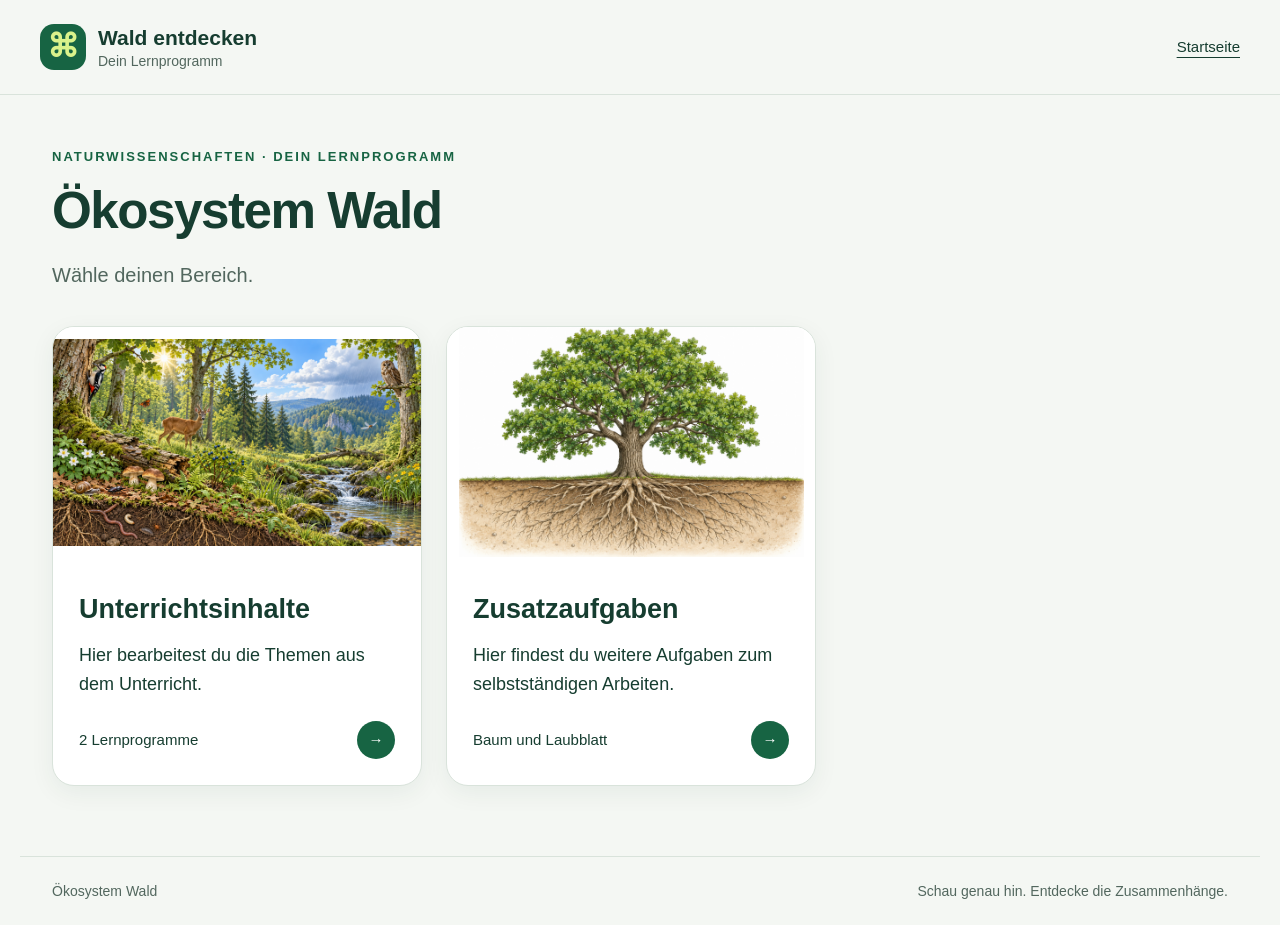
<file: index.html>
<!doctype html>
<html lang="de"><head><meta charset="utf-8"><meta name="viewport" content="width=device-width, initial-scale=1"><meta name="description" content="Erkunde Bäume, Laubblätter und Nahrungsnetze im Wald mit Bildern, Übungen und Arbeitsblättern."><title>Ökosystem Wald · Lernprogramm</title><link rel="icon" type="image/svg+xml" href="data:image/svg+xml,%3Csvg xmlns='http://www.w3.org/2000/svg' viewBox='0 0 64 64'%3E%3Crect width='64' height='64' rx='14' fill='%23176443'/%3E%3Cpath d='M13 45c12-3 16-13 18-27 9 11 16 20 20 30-12-5-25-5-38-3Z' fill='%23daf28b'/%3E%3Cpath d='M19 45c10-8 19-14 27-18' stroke='white' stroke-width='4' stroke-linecap='round'/%3E%3C/svg%3E"><link rel="stylesheet" href="style.css"></head>
<body><header><a href="#start" class="brand"><span class="brand-icon" aria-hidden="true">⌘</span><span>Wald entdecken<small>Dein Lernprogramm</small></span></a><a class="home-link" href="#start">Themenübersicht</a></header><main id="app"></main><footer>Ökosystem Wald <span>Schau genau hin. Entdecke die Zusammenhänge.</span></footer><script src="tree.js" defer></script><script src="foodweb.js" defer></script><script src="sunshade.js" defer></script><script src="app.js" defer></script></body></html>
</file>
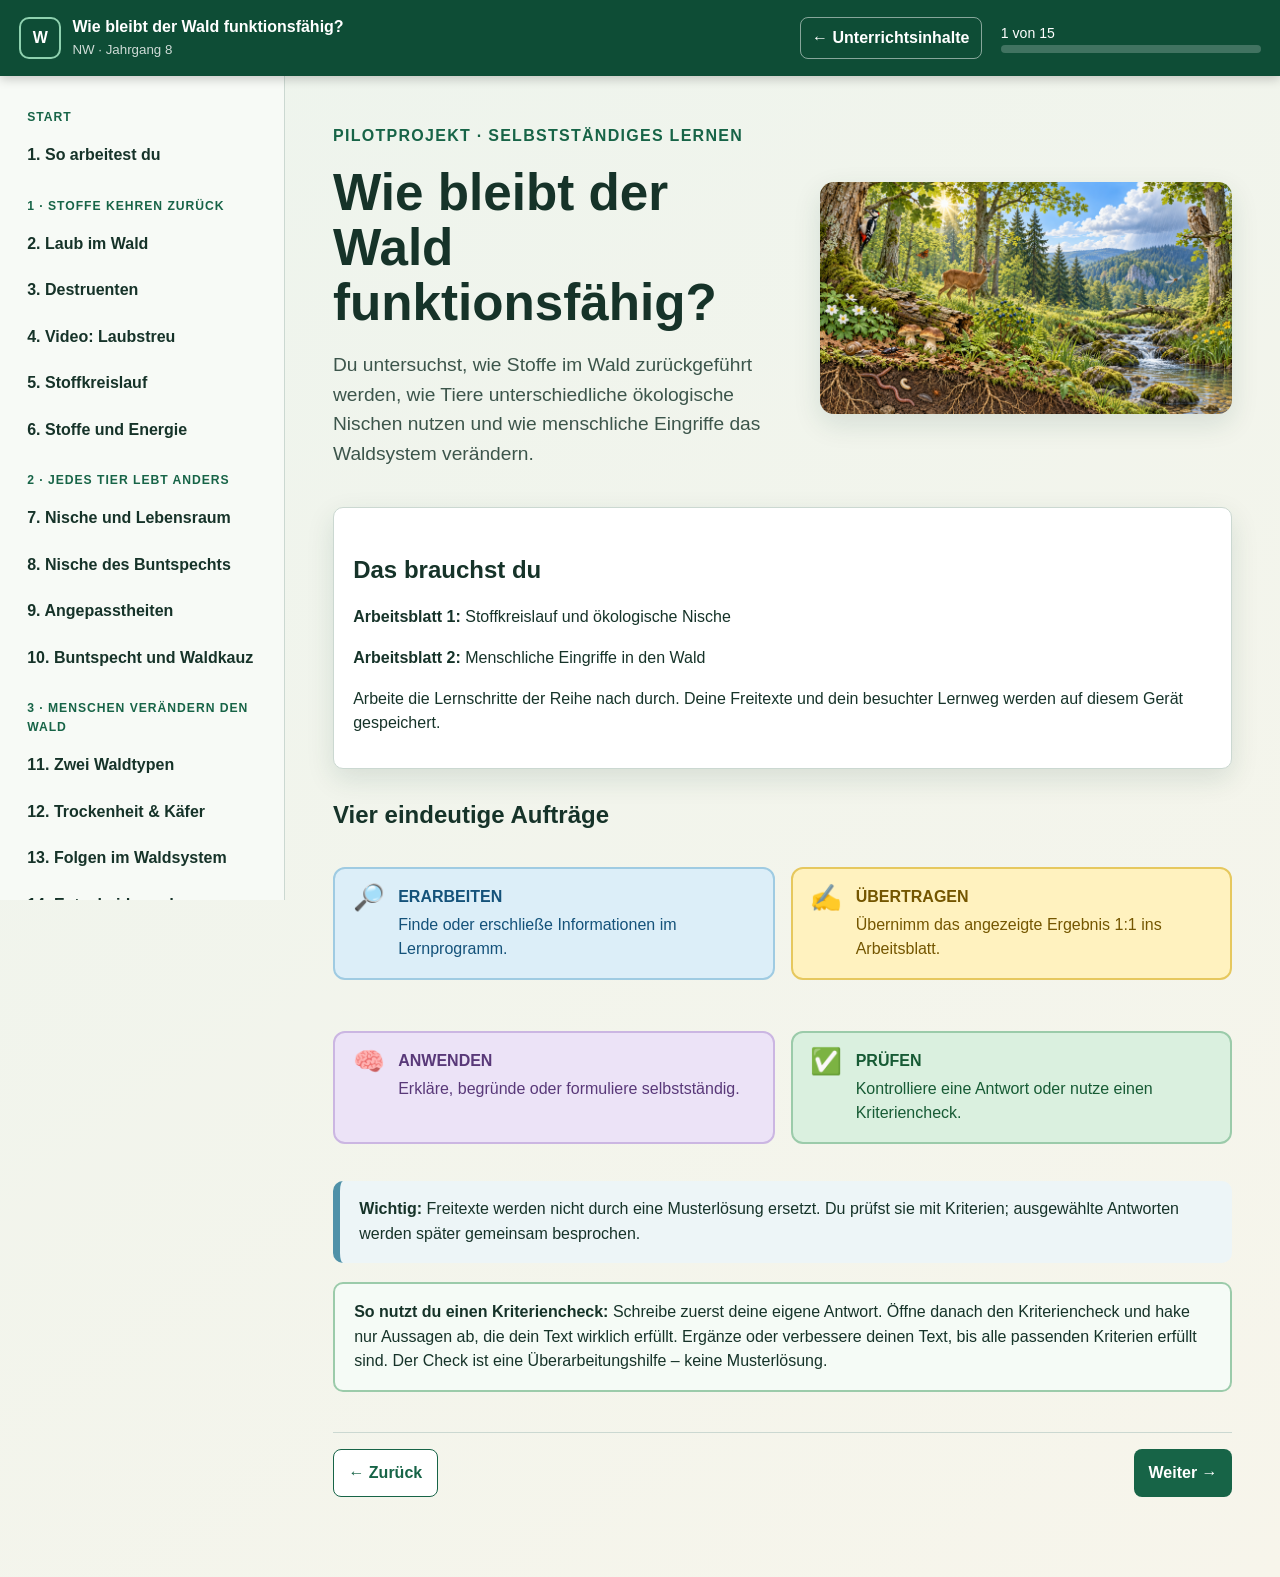
<file: wald-funktionsfaehig/index.html>
<!doctype html>
<html lang="de">
<head>
  <meta charset="utf-8">
  <meta name="viewport" content="width=device-width, initial-scale=1">
  <meta name="description" content="Interaktives Lernprogramm zum Stoffkreislauf, zur ökologischen Nische und zu menschlichen Eingriffen in den Wald.">
  <title>Wie bleibt der Wald funktionsfähig?</title>
  <link rel="stylesheet" href="styles.css">
  <link rel="stylesheet" href="enhancements.css">
</head>
<body>
  <a class="skip-link" href="#main">Zum Inhalt</a>
  <header class="topbar">
    <button class="menu-button" id="menuButton" type="button" aria-controls="sidebar" aria-expanded="false">☰ Lernweg</button>
    <div class="brand">
      <span class="brand-mark" aria-hidden="true">W</span>
      <div><strong>Wie bleibt der Wald funktionsfähig?</strong><small>NW · Jahrgang 8</small></div>
    </div>
    <a class="hub-link" href="../index.html#unterricht">← Unterrichtsinhalte</a>
    <div class="header-progress" aria-label="Fortschritt">
      <span id="progressText">1 von 15</span>
      <div class="progress-track"><span id="progressBar"></span></div>
    </div>
  </header>

  <div class="layout">
    <aside class="sidebar" id="sidebar">
      <nav aria-label="Lernschritte">
        <p class="nav-chapter">Start</p>
        <button data-page="0">1. So arbeitest du</button>
        <p class="nav-chapter">1 · Stoffe kehren zurück</p>
        <button data-page="1">2. Laub im Wald</button>
        <button data-page="2">3. Destruenten</button>
        <button data-page="3">4. Video: Laubstreu</button>
        <button data-page="4">5. Stoffkreislauf</button>
        <button data-page="5">6. Stoffe und Energie</button>
        <p class="nav-chapter">2 · Jedes Tier lebt anders</p>
        <button data-page="6">7. Nische und Lebensraum</button>
        <button data-page="7">8. Nische des Buntspechts</button>
        <button data-page="8">9. Angepasstheiten</button>
        <button data-page="9">10. Buntspecht und Waldkauz</button>
        <p class="nav-chapter">3 · Menschen verändern den Wald</p>
        <button data-page="10">11. Zwei Waldtypen</button>
        <button data-page="11">12. Trockenheit & Käfer</button>
        <button data-page="12">13. Folgen im Waldsystem</button>
        <button data-page="13">14. Entscheidung der Gemeinde</button>
        <p class="nav-chapter">Abschluss</p>
        <button data-page="14">15. Waldsystem-Check</button>
      </nav>
      <div class="sidebar-actions">
        <button class="secondary" id="overviewButton" type="button">Fortschritt anzeigen</button>
        <button class="text-button" id="resetButton" type="button">Lernstand zurücksetzen</button>
      </div>
    </aside>

    <main id="main" tabindex="-1">
      <section class="page active" data-title="So arbeitest du">
        <div class="hero">
          <div>
            <p class="eyebrow">Pilotprojekt · Selbstständiges Lernen</p>
            <h1>Wie bleibt der Wald funktionsfähig?</h1>
            <p class="lead">Du untersuchst, wie Stoffe im Wald zurückgeführt werden, wie Tiere unterschiedliche ökologische Nischen nutzen und wie menschliche Eingriffe das Waldsystem verändern.</p>
          </div>
          <img src="assets/waldsystem-start.png" alt="Artenreicher Wald mit Pflanzen, Tieren, Pilzen, Bodenorganismen, Wasser und Sonnenlicht.">
        </div>

        <div class="material-card">
          <h2>Das brauchst du</h2>
          <p><strong>Arbeitsblatt 1:</strong> Stoffkreislauf und ökologische Nische</p>
          <p><strong>Arbeitsblatt 2:</strong> Menschliche Eingriffe in den Wald</p>
          <p>Arbeite die Lernschritte der Reihe nach durch. Deine Freitexte und dein besuchter Lernweg werden auf diesem Gerät gespeichert.</p>
        </div>

        <h2>Vier eindeutige Aufträge</h2>
        <div class="legend-grid">
          <article class="task-card research"><span class="task-icon">🔎</span><div><strong>ERARBEITEN</strong><p>Finde oder erschließe Informationen im Lernprogramm.</p></div></article>
          <article class="task-card transfer"><span class="task-icon">✍️</span><div><strong>ÜBERTRAGEN</strong><p>Übernimm das angezeigte Ergebnis 1:1 ins Arbeitsblatt.</p></div></article>
          <article class="task-card apply"><span class="task-icon">🧠</span><div><strong>ANWENDEN</strong><p>Erkläre, begründe oder formuliere selbstständig.</p></div></article>
          <article class="task-card check"><span class="task-icon">✅</span><div><strong>PRÜFEN</strong><p>Kontrolliere eine Antwort oder nutze einen Kriteriencheck.</p></div></article>
        </div>
        <aside class="note"><strong>Wichtig:</strong> Freitexte werden nicht durch eine Musterlösung ersetzt. Du prüfst sie mit Kriterien; ausgewählte Antworten werden später gemeinsam besprochen.</aside>
        <aside class="criteria-help"><strong>So nutzt du einen Kriteriencheck:</strong> Schreibe zuerst deine eigene Antwort. Öffne danach den Kriteriencheck und hake nur Aussagen ab, die dein Text wirklich erfüllt. Ergänze oder verbessere deinen Text, bis alle passenden Kriterien erfüllt sind. Der Check ist eine Überarbeitungshilfe – keine Musterlösung.</aside>
      </section>

      <section class="page" data-title="Laub im Wald">
        <p class="eyebrow">Kapitel 1 · Stoffe kehren zurück</p>
        <div class="worksheet-start"><strong>Ab hier arbeitest du mit Arbeitsblatt 1:</strong><span>Stoffkreislauf und ökologische Nische</span></div>
        <h1>Warum bleibt das Laub nicht liegen?</h1>
        <figure><img src="assets/laub-vergleich.png" alt="Derselbe Waldboden mit einer dicken Laubschicht im Herbst und deutlich weniger Laub im Frühjahr."><figcaption>Vergleiche den Waldboden im Herbst und im Frühjahr.</figcaption></figure>
        <div class="task-card research"><span class="task-icon">🔎</span><div><strong>ERARBEITEN</strong><p>Überprüfe deine erste Vermutung.</p></div></div>
        <form class="quiz single-choice" data-answer="b" data-ok="Genau: Lebewesen zerkleinern und zersetzen das Laub. Die Stoffe verschwinden dabei nicht." data-no="Überlege, welche Lebewesen auf und im Waldboden arbeiten.">
          <fieldset><legend>Welche Vermutung erklärt am besten, warum das Laub nicht dauerhaft liegen bleibt?</legend>
            <label><input type="radio" name="laub" value="a"> Die Blätter lösen sich ohne Beteiligung von Lebewesen vollständig auf.</label>
            <label><input type="radio" name="laub" value="b"> Lebewesen zerkleinern und zersetzen das Laub. Seine Stoffe werden verändert und weitergegeben.</label>
            <label><input type="radio" name="laub" value="c"> Die Wurzeln saugen vollständige Laubblätter aus dem Boden auf.</label>
            <label><input type="radio" name="laub" value="d"> Regen verwandelt die Blätter direkt in neue Pflanzen.</label>
          </fieldset>
          <button type="submit">Antwort prüfen</button><p class="feedback" role="status"></p>
        </form>
        <div class="task-card transfer"><span class="task-icon">✍️</span><div><strong>ÜBERTRAGEN · Arbeitsblatt 1</strong><p>Übertrage die Definition in das graue Feld „Totes organisches Material“.</p></div></div>
        <div class="result-box"><strong>Totes organisches Material</strong><p>Falllaub besteht aus Stoffen, die zuvor Teil eines Lebewesens waren. Es ist deshalb totes organisches Material.</p></div>
      </section>

      <section class="page" data-title="Destruenten">
        <p class="eyebrow">Kapitel 1 · Lernschritt 2</p>
        <h1>Wer arbeitet am Laub?</h1>
        <figure><img src="assets/destruenten.png" alt="Waldboden mit Regenwurm, Asseln, Tausendfüßern, Pilzgeflecht und Mikroorganismen."><figcaption>Verschiedene Zersetzer arbeiten in und auf dem Waldboden.</figcaption></figure>
        <div class="task-card transfer"><span class="task-icon">✍️</span><div><strong>ÜBERTRAGEN · Arbeitsblatt 1</strong><p>Übertrage die folgende Definition der Destruenten in das graue Feld.</p></div></div>
        <div class="result-box"><strong>Destruenten</strong><p>Destruenten sind Zersetzer. Dazu gehören Bodentiere, Pilze und Bakterien. Sie übernehmen beim Abbau unterschiedliche Aufgaben.</p></div>
        <div class="task-card research"><span class="task-icon">🔎</span><div><strong>ERARBEITEN</strong><p>Führe jede Gruppe mit ihrer Aufgabe zusammen.</p></div></div>
        <div class="task-card transfer"><span class="task-icon">✍️</span><div><strong>ÜBERTRAGEN · Arbeitsblatt 1, Aufgabe 1</strong><p>Prüfe zuerst die Zuordnung. Übertrage danach die beiden vollständigen Zeilen 1:1 in die Tabelle.</p></div></div>
        <div class="pair-board" data-pairs='{"Bodentiere wie Asseln und Regenwürmer":"zerkleinern und mischen totes Material","Pilze und Bakterien":"zersetzen das Material weiter und setzen Mineralstoffe frei"}'>
          <div class="pair-column"><h2>Gruppen</h2><button class="pair-card" draggable="true" data-key="Bodentiere wie Asseln und Regenwürmer">Bodentiere wie Asseln und Regenwürmer</button><button class="pair-card" draggable="true" data-key="Pilze und Bakterien">Pilze und Bakterien</button></div>
          <div class="pair-column"><h2>Aufgaben</h2><button class="pair-target" data-value="zersetzen das Material weiter und setzen Mineralstoffe frei">zersetzen das Material weiter und setzen Mineralstoffe frei</button><button class="pair-target" data-value="zerkleinern und mischen totes Material">zerkleinern und mischen totes Material</button></div>
          <div class="pair-results"><h2>Deine Zuordnung</h2><div class="pair-table"></div><button class="check-pairs" type="button">Zuordnung prüfen</button><p class="feedback" role="status"></p></div>
        </div>
      </section>

      <section class="page" data-title="Video: Abenteuer Laubstreu">
        <p class="eyebrow">Freiwillige Vertiefung</p>
        <h1>Video: Abenteuer Laubstreu</h1>
        <aside class="note"><strong>Optional:</strong> Dieser Lernschritt hilft dir beim Verstehen, gehört aber nicht zu den Pflichtaufgaben auf dem Arbeitsblatt.</aside>
        <div class="video-fallback"><div aria-hidden="true">▶</div><div><strong>Video „Abenteuer Laubstreu“</strong><p>Bei einer lokal geöffneten Website blockiert YouTube häufig den eingebetteten Player. Öffne das Video deshalb über die Schaltfläche direkt bei YouTube.</p><a class="button-link" href="https://www.youtube.com/watch?v=wFenymjkITA" target="_blank" rel="noopener noreferrer">Video auf YouTube öffnen ↗</a></div></div>
        <div class="task-card research"><span class="task-icon">🔎</span><div><strong>BEOBACHTEN</strong><p>Nenne zwei Lebewesen aus dem Film, die am Abbau beteiligt sind.</p></div></div>
        <textarea class="saved-text" data-save="video-beobachtung" rows="3" aria-label="Beobachtung zum Video"></textarea>
        <details class="support"><summary>Hilfe: Mögliche Lebewesen anzeigen</summary><p>Im oder auf dem Waldboden können beispielsweise <strong>Regenwürmer, Asseln, Tausendfüßer, Springschwänze, Pilze und Bakterien</strong> am Abbau beteiligt sein. Welche davon konntest du im Video beobachten?</p></details>
        <div class="task-card apply"><span class="task-icon">🧠</span><div><strong>ANWENDEN</strong><p>Was würde ohne Destruenten geschehen? Erkläre auch eine Folge für Pflanzen.</p></div></div>
        <textarea class="saved-text" data-save="video-transfer" rows="5" aria-label="Transferaufgabe zum Video"></textarea>
        <details class="criteria"><summary>✅ Kriteriencheck öffnen</summary><label><input type="checkbox"> Ich beschreibe, dass totes Material liegen bliebe.</label><label><input type="checkbox"> Ich erkläre, dass weniger Mineralstoffe frei würden.</label><label><input type="checkbox"> Ich nenne eine nachvollziehbare Folge für Pflanzen.</label></details>
      </section>

      <section class="page" data-title="Stoffkreislauf">
        <p class="eyebrow">Kapitel 1 · Lernschritt 4</p>
        <h1>Die Reise der Stoffe</h1>
        <figure><img src="assets/stoffkreislauf.png" alt="Kreislauf zwischen lebender Pflanze, Falllaub, Destruenten und Mineralstoffen im Boden."><figcaption>Verfolge die Pfeile: Stoffe werden verändert und erneut verfügbar.</figcaption></figure>
        <div class="task-card research"><span class="task-icon">🔎</span><div><strong>ERARBEITEN</strong><p>Bringe die Stationen in die richtige Reihenfolge. Ziehe die Karten oder nutze die Pfeiltasten.</p></div></div>
        <div class="task-card transfer"><span class="task-icon">✍️</span><div><strong>ÜBERTRAGEN · Arbeitsblatt 1, Aufgabe 2</strong><p>Prüfe zuerst die Reihenfolge. Übertrage sie danach und ergänze die Wirkungswörter: <em>fällt ab – zerkleinern – zersetzen – aufnehmen</em>.</p></div></div>
        <div class="sort-task" data-order="blatt,falllaub,bodentiere,pilze,mineralstoffe,aufnahme">
          <ol class="sort-list">
            <li draggable="true" data-id="pilze"><span>Pilze und Bakterien zersetzen die Reste weiter.</span><span><button data-move="up" aria-label="nach oben">↑</button><button data-move="down" aria-label="nach unten">↓</button></span></li>
            <li draggable="true" data-id="blatt"><span>Die Pflanze bildet ein Blatt.</span><span><button data-move="up">↑</button><button data-move="down">↓</button></span></li>
            <li draggable="true" data-id="aufnahme"><span>Die Pflanze nimmt Wasser und Mineralstoffe über die Wurzeln auf.</span><span><button data-move="up">↑</button><button data-move="down">↓</button></span></li>
            <li draggable="true" data-id="falllaub"><span>Das Blatt fällt ab und wird zu totem organischem Material.</span><span><button data-move="up">↑</button><button data-move="down">↓</button></span></li>
            <li draggable="true" data-id="mineralstoffe"><span>Mineralstoffe werden im Boden frei.</span><span><button data-move="up">↑</button><button data-move="down">↓</button></span></li>
            <li draggable="true" data-id="bodentiere"><span>Bodentiere zerkleinern und mischen das Laub.</span><span><button data-move="up">↑</button><button data-move="down">↓</button></span></li>
          </ol>
          <button class="sort-check" type="button">Reihenfolge prüfen</button><p class="feedback" role="status"></p>
        </div>
        <aside class="note"><strong>Fachlich genau:</strong> Pflanzen nehmen Wasser und Mineralstoffe über die Wurzeln auf. Bei der Fotosynthese stellen sie aus Kohlenstoffdioxid und Wasser mithilfe von Lichtenergie Glucose her. Dabei entsteht Sauerstoff.</aside>
        <div class="task-card apply"><span class="task-icon">🧠</span><div><strong>ANWENDEN · Arbeitsblatt 1, Aufgabe 3</strong><p>Erkläre in eigenen Worten, warum der Wald nicht unter Laub begraben wird. Verwende „Destruenten“ und „Mineralstoffe“.</p></div></div>
        <p class="draft-note">Du kannst deinen Text hier vorschreiben und mit den Kriterien überarbeiten. Den fertigen Text musst du anschließend noch auf das Arbeitsblatt übertragen.</p>
        <textarea class="saved-text" data-save="laub-erklaerung" rows="6" placeholder="Hier vorschreiben – danach auf Arbeitsblatt 1, Aufgabe 3 übertragen." aria-label="Entwurf zur Erklärung des Stoffkreislaufs"></textarea>
        <details class="criteria"><summary>✅ Kriteriencheck öffnen</summary><label><input type="checkbox"> Ich nenne Bodentiere, Pilze oder Bakterien als Destruenten.</label><label><input type="checkbox"> Ich beschreibe Zerkleinerung oder Zersetzung.</label><label><input type="checkbox"> Ich erkläre, dass Mineralstoffe frei werden und wieder aufgenommen werden können.</label></details>
      </section>

      <section class="page" data-title="Stoffe und Energie">
        <p class="eyebrow">Kapitel 1 · Lernschritt 5</p>
        <h1>Stoffkreislauf oder Energiefluss?</h1>
        <p class="lead">Stoffe können im vereinfachten Modell zurückgeführt werden. Energie durchläuft das System in eine Richtung.</p>
        <div class="task-card research"><span class="task-icon">🔎</span><div><strong>ERARBEITEN</strong><p>Ordne die Begriffe den bereits feststehenden Zahlen zu.</p></div></div>
        <div class="number-label-task">
          <figure><div class="number-image"><img src="assets/stoffe-energie.png" alt="Zwei Darstellungen: links ein Stoffkreislauf, rechts ein gerichteter Energiefluss."><span class="fixed-number one">1</span><span class="fixed-number two">2</span></div></figure>
          <div class="label-bank"><button draggable="true" data-term="Stoffkreislauf">Stoffkreislauf</button><button draggable="true" data-term="Energiefluss">Energiefluss</button></div>
          <div class="number-targets"><button data-number="1" data-answer="Stoffkreislauf">1 · Begriff ablegen</button><button data-number="2" data-answer="Energiefluss">2 · Begriff ablegen</button></div>
          <button class="label-check" type="button">Zuordnung prüfen</button><p class="feedback" role="status"></p>
        </div>

        <h2>Kartenpaare bilden</h2>
        <p>Alle Begriffe und Erklärungen liegen durcheinander. Ziehe zuerst einen Begriff auf seine Erklärung – oder klicke Begriff und Erklärung nacheinander an. Gebildete Paare erscheinen automatisch in der Tabelle.</p>
        <div class="pair-board large" data-pairs='{"Stoffkreislauf":"Stoffe werden verändert und erneut verfügbar.","Energiefluss":"Energie gelangt ins System und wird schließlich als Wärme abgegeben.","Produzenten":"Sie bauen mithilfe von Lichtenergie energiereiche Stoffe auf.","Destruenten":"Sie bauen totes organisches Material ab und setzen Mineralstoffe frei.","Mineralstoffe":"Sie werden von Pflanzen über die Wurzeln aufgenommen.","Wärmeabgabe":"Energie wird als Wärme an die Umgebung abgegeben und ist für Lebewesen nicht mehr nutzbar."}'>
          <div class="pair-column shuffled"><h3>Begriffe</h3><button class="pair-card" draggable="true" data-key="Destruenten">Destruenten</button><button class="pair-card" draggable="true" data-key="Energiefluss">Energiefluss</button><button class="pair-card" draggable="true" data-key="Mineralstoffe">Mineralstoffe</button><button class="pair-card" draggable="true" data-key="Produzenten">Produzenten</button><button class="pair-card" draggable="true" data-key="Wärmeabgabe">Wärmeabgabe</button><button class="pair-card" draggable="true" data-key="Stoffkreislauf">Stoffkreislauf</button></div>
          <div class="pair-column shuffled"><h3>Erklärungen</h3><button class="pair-target" data-value="Sie werden von Pflanzen über die Wurzeln aufgenommen.">Sie werden von Pflanzen über die Wurzeln aufgenommen.</button><button class="pair-target" data-value="Energie gelangt ins System und wird schließlich als Wärme abgegeben.">Energie gelangt ins System und wird schließlich als Wärme abgegeben.</button><button class="pair-target" data-value="Sie bauen totes organisches Material ab und setzen Mineralstoffe frei.">Sie bauen totes organisches Material ab und setzen Mineralstoffe frei.</button><button class="pair-target" data-value="Energie wird als Wärme an die Umgebung abgegeben und ist für Lebewesen nicht mehr nutzbar.">Energie wird als Wärme an die Umgebung abgegeben und ist für Lebewesen nicht mehr nutzbar.</button><button class="pair-target" data-value="Stoffe werden verändert und erneut verfügbar.">Stoffe werden verändert und erneut verfügbar.</button><button class="pair-target" data-value="Sie bauen mithilfe von Lichtenergie energiereiche Stoffe auf.">Sie bauen mithilfe von Lichtenergie energiereiche Stoffe auf.</button></div>
          <div class="pair-results"><h3>Ergebnistabelle</h3><div class="pair-table"></div><button class="check-pairs" type="button">Alle Paare prüfen</button><p class="feedback" role="status"></p></div>
        </div>

        <h2>Richtig oder falsch?</h2>
        <div class="tf-set">
          <form class="quiz true-false" data-answer="true" data-ok="Richtig. Mineralstoffe können erneut aufgenommen werden." data-no="Falsch bewertet: Die Aussage stimmt."><fieldset><legend>Mineralstoffe können nach der Zersetzung wieder von Pflanzen aufgenommen werden.</legend><label><input type="radio" name="tf1" value="true"> richtig</label><label><input type="radio" name="tf1" value="false"> falsch</label></fieldset><button type="submit">Prüfen</button><p class="feedback"></p></form>
          <form class="quiz true-false" data-answer="true" data-ok="Richtig. Licht ist der wichtigste Energieeintrag." data-no="Falsch bewertet: Die Aussage stimmt."><fieldset><legend>Energie gelangt hauptsächlich als Lichtenergie in das Ökosystem.</legend><label><input type="radio" name="tf2" value="true"> richtig</label><label><input type="radio" name="tf2" value="false"> falsch</label></fieldset><button type="submit">Prüfen</button><p class="feedback"></p></form>
          <form class="quiz true-false" data-answer="false" data-ok="Richtig. Energie kehrt nicht zur Sonne zurück." data-no="Die Aussage ist falsch: Energie wird schließlich als Wärme abgegeben."><fieldset><legend>Energie kehrt nach der Wärmeabgabe zur Sonne zurück.</legend><label><input type="radio" name="tf3" value="true"> richtig</label><label><input type="radio" name="tf3" value="false"> falsch</label></fieldset><button type="submit">Prüfen</button><p class="feedback"></p></form>
          <form class="quiz true-false" data-answer="false" data-ok="Richtig. Mineralstoffe liefern Baustoffe, aber nicht die Lichtenergie der Fotosynthese." data-no="Die Aussage ist falsch: Pflanzen erhalten die Energie für die Fotosynthese aus Licht."><fieldset><legend>Pflanzen gewinnen ihre Energie aus Mineralstoffen.</legend><label><input type="radio" name="tf4" value="true"> richtig</label><label><input type="radio" name="tf4" value="false"> falsch</label></fieldset><button type="submit">Prüfen</button><p class="feedback"></p></form>
          <form class="quiz true-false" data-answer="true" data-ok="Richtig. Destruenten führen Stoffe zurück, aber keine Energie zur Sonne." data-no="Falsch bewertet: Die Aussage stimmt."><fieldset><legend>Destruenten führen Stoffe zurück, schließen aber keinen Energiekreislauf.</legend><label><input type="radio" name="tf5" value="true"> richtig</label><label><input type="radio" name="tf5" value="false"> falsch</label></fieldset><button type="submit">Prüfen</button><p class="feedback"></p></form>
          <form class="quiz true-false" data-answer="false" data-ok="Richtig. Stoffe kreisen; Energie fließt gerichtet." data-no="Die Aussage ist falsch: Die beiden Modelle beschreiben unterschiedliche Vorgänge."><fieldset><legend>Stoffkreislauf und Energiefluss beschreiben denselben Vorgang.</legend><label><input type="radio" name="tf6" value="true"> richtig</label><label><input type="radio" name="tf6" value="false"> falsch</label></fieldset><button type="submit">Prüfen</button><p class="feedback"></p></form>
          <form class="quiz true-false" data-answer="true" data-ok="Richtig. Bei jedem Übergang wird Energie für Lebensvorgänge genutzt und als Wärme abgegeben." data-no="Falsch bewertet: Die Aussage stimmt."><fieldset><legend>Bei jedem Übergang steht dem nächsten Glied weniger nutzbare Energie zur Verfügung.</legend><label><input type="radio" name="tf7" value="true"> richtig</label><label><input type="radio" name="tf7" value="false"> falsch</label></fieldset><button type="submit">Prüfen</button><p class="feedback"></p></form>
        </div>
        <aside class="remember"><strong>Merksatz:</strong> Stoffe werden zurückgeführt. Energie gelangt als Licht in das System, wird übertragen und schließlich als Wärme abgegeben.</aside>
      </section>

      <section class="page" data-title="Nische und Lebensraum">
        <p class="eyebrow">Kapitel 2 · Jedes Tier lebt anders</p>
        <h1>Lebensraum ist nicht gleich Nische</h1>
        <figure><img src="assets/nische-einstieg.png" alt="Buntspecht und Waldkauz im gemeinsamen Lebensraum Wald, aber bei unterschiedlichen Tätigkeiten und Tageszeiten."><figcaption>Beide leben im Wald, nutzen ihn aber unterschiedlich.</figcaption></figure>
        <div class="task-card research"><span class="task-icon">🔎</span><div><strong>ERARBEITEN</strong><p>Ordne die Karten „Lebensraum“ oder „ökologische Nische“ zu.</p></div></div>
        <div class="classify-task" data-answers='{"Der Wald als Ort":"Lebensraum","Nahrung und Nahrungserwerb":"Ökologische Nische","Aktivitätszeit":"Ökologische Nische","genutzte Baumhöhle":"Ökologische Nische","Beziehungen zu anderen Lebewesen":"Ökologische Nische"}'>
          <div class="classify-bank"><button draggable="true">Aktivitätszeit</button><button draggable="true">Der Wald als Ort</button><button draggable="true">Beziehungen zu anderen Lebewesen</button><button draggable="true">genutzte Baumhöhle</button><button draggable="true">Nahrung und Nahrungserwerb</button></div>
          <div class="drop-grid"><div class="drop-zone" data-category="Lebensraum"><h3>Lebensraum</h3></div><div class="drop-zone" data-category="Ökologische Nische"><h3>Ökologische Nische</h3></div></div>
          <button class="classify-check" type="button">Sortierung prüfen</button><p class="feedback"></p>
        </div>
        <div class="task-card transfer"><span class="task-icon">✍️</span><div><strong>ÜBERTRAGEN · Arbeitsblatt 1</strong><p>Übertrage die folgende Definition in das graue Feld „Ökologische Nische“.</p></div></div>
        <div class="result-box"><strong>Ökologische Nische</strong><p>Die ökologische Nische beschreibt die Gesamtheit der Ansprüche, Nutzungen und Beziehungen eines Lebewesens: Nahrung, Nahrungserwerb, genutzte Strukturen, Aktivitätszeit und Beziehungen zu anderen Lebewesen.</p></div>
      </section>

      <section class="page" data-title="Nische des Buntspechts">
        <p class="eyebrow">Kapitel 2 · Lernschritt 2</p>
        <h1>Wie lebt der Buntspecht im Wald?</h1>
        <figure><img src="assets/nische-buntspecht.png" alt="Buntspecht in der Mitte einer Faktorenkarte mit Nahrung, Baumhöhle, Totholz, Tageszeit und Beziehungen zu anderen Tieren."><figcaption>Die ökologische Nische umfasst mehrere Ansprüche und Beziehungen.</figcaption></figure>
        <div class="source-text"><strong>Steckbrief:</strong> Der Buntspecht frisst Käferlarven und andere Insekten, außerdem Samen und Nüsse. Er sucht seine Nahrung an alter Rinde und in morschem Holz und nutzt Baumhöhlen. Er ist vor allem tagsüber aktiv. Als Konsument gehört er zum Nahrungsnetz; seine verlassenen Höhlen werden später auch von anderen Tieren genutzt.</div>
        <div class="task-card research"><span class="task-icon">🔎</span><div><strong>ERARBEITEN</strong><p>Lies den Steckbrief genau. Sortiere anschließend jede Information in den passenden Nischenbaustein.</p></div></div>
        <div class="task-card transfer"><span class="task-icon">✍️</span><div><strong>ÜBERTRAGEN · Arbeitsblatt 1, Aufgabe 4</strong><p>Prüfe zuerst deine Sortierung. Übertrage danach die geordneten Informationen in die Tabelle.</p></div></div>
        <div class="classify-task" data-answers='{"Käferlarven und andere Insekten":"Nahrung","Samen und Nüsse":"Nahrung","alte Rinde und morsches Holz":"Genutzte Strukturen","Baumhöhlen":"Genutzte Strukturen","vor allem tagsüber aktiv":"Aktivitätszeit","als Konsument Teil des Nahrungsnetzes":"Beziehungen","andere Tiere nutzen verlassene Höhlen":"Beziehungen"}'>
          <div class="classify-bank"><button draggable="true">Baumhöhlen</button><button draggable="true">als Konsument Teil des Nahrungsnetzes</button><button draggable="true">Samen und Nüsse</button><button draggable="true">vor allem tagsüber aktiv</button><button draggable="true">alte Rinde und morsches Holz</button><button draggable="true">andere Tiere nutzen verlassene Höhlen</button><button draggable="true">Käferlarven und andere Insekten</button></div>
          <div class="drop-grid four"><div class="drop-zone" data-category="Nahrung"><h3>Nahrung</h3></div><div class="drop-zone" data-category="Genutzte Strukturen"><h3>Genutzte Strukturen</h3></div><div class="drop-zone" data-category="Aktivitätszeit"><h3>Aktivitätszeit</h3></div><div class="drop-zone" data-category="Beziehungen"><h3>Beziehungen</h3></div></div>
          <button class="classify-check" type="button">Sortierung prüfen</button><p class="feedback"></p>
        </div>
        <div class="task-card apply"><span class="task-icon">🧠</span><div><strong>ANWENDEN · Arbeitsblatt 1, Aufgabe 5</strong><p>Erkläre in eigenen Worten, warum die Spechthöhle allein noch nicht die ökologische Nische beschreibt.</p></div></div>
        <p class="draft-note">Du kannst deinen Text hier vorschreiben und mit den Kriterien überarbeiten. Den fertigen Text musst du anschließend noch auf das Arbeitsblatt übertragen.</p>
        <textarea class="saved-text" data-save="nische-erklaerung" rows="6" placeholder="Hier vorschreiben – danach auf Arbeitsblatt 1, Aufgabe 5 übertragen." aria-label="Entwurf zur ökologischen Nische des Buntspechts"></textarea>
        <details class="criteria"><summary>✅ Kriteriencheck öffnen</summary><label><input type="checkbox"> Ich unterscheide einen genutzten Ort von der gesamten Lebensweise.</label><label><input type="checkbox"> Ich nenne mindestens zwei weitere Nischenbausteine.</label><label><input type="checkbox"> Ich verwende den Begriff „ökologische Nische“ fachlich richtig.</label></details>
      </section>

      <section class="page" data-title="Angepasstheiten">
        <p class="eyebrow">Kapitel 2 · Lernschritt 3</p>
        <h1>Merkmal → Handlung → Nutzen</h1>
        <figure><img src="assets/angepasstheiten-buntspecht.png" alt="Buntspecht am Baumstamm mit vergrößerten Ansichten von Schnabel und Zunge, Kletterfuß und Stützschwanz."><figcaption>Körpermerkmale ermöglichen dem Buntspecht seine besondere Lebensweise.</figcaption></figure>
        <aside class="note"><strong>Regel für eine gute Erklärung:</strong> Nenne zuerst das Merkmal. Erkläre dann die Handlung. Beschreibe zuletzt den Nutzen.</aside>
        <div class="task-card transfer"><span class="task-icon">✍️</span><div><strong>ÜBERTRAGEN · Arbeitsblatt 1, Aufgabe 6</strong><p>Prüfe zuerst die beiden Ketten zu Schnabel und Zunge. Übertrage sie danach 1:1 in die Tabelle.</p></div></div>
        <div class="chain-builder">
          <div class="chain-row"><strong>Kräftiger Schnabel</strong><span>→</span><select data-answer="Rinde und morsches Holz aufhacken"><option value="">Handlung wählen</option><option>am Stamm abstützen</option><option>Rinde und morsches Holz aufhacken</option><option>Beute in engen Gängen erreichen</option></select><span>→</span><select data-answer="Larven erreichen und Bruthöhlen anlegen"><option value="">Nutzen wählen</option><option>sicher klettern</option><option>Larven erreichen und Bruthöhlen anlegen</option><option>Beute herausziehen</option></select></div>
          <div class="chain-row"><strong>Lange klebrige Zunge</strong><span>→</span><select data-answer="Beute in engen Gängen erreichen"><option value="">Handlung wählen</option><option>am Stamm abstützen</option><option>Rinde aufhacken</option><option>Beute in engen Gängen erreichen</option></select><span>→</span><select data-answer="Larven herausziehen"><option value="">Nutzen wählen</option><option>Larven herausziehen</option><option>Bruthöhle wärmen</option><option>Baumrinde festhalten</option></select></div>
          <button class="chain-check" type="button">Ketten prüfen</button><p class="feedback"></p>
        </div>
        <div class="task-card apply"><span class="task-icon">🧠</span><div><strong>SELBST FORMULIEREN · Sicherung</strong><p>Ergänze für „Kletterfüße und Stützschwanz“ selbstständig Handlung und Nutzen. Diese Kette wird in der gemeinsamen Sicherung besprochen und später auf dem angepassten Arbeitsblatt ergänzt.</p></div></div>
        <div class="free-chain"><strong>Kletterfüße und Stützschwanz</strong><span>→</span><textarea class="saved-text" data-save="specht-handlung" rows="3" placeholder="Welche Handlung ermöglichen die Merkmale?" aria-label="Handlung durch Kletterfüße und Stützschwanz"></textarea><span>→</span><textarea class="saved-text" data-save="specht-nutzen" rows="3" placeholder="Welchen Nutzen hat das für den Buntspecht?" aria-label="Nutzen von Kletterfüßen und Stützschwanz"></textarea></div>
      </section>

      <section class="page" data-title="Buntspecht und Waldkauz">
        <p class="eyebrow">Kapitel 2 · Lernschritt 4</p>
        <h1>Zwei Tiere – ein Lebensraum</h1>
        <figure><img src="assets/buntspecht-waldkauz.png" alt="Buntspecht bei Tag am Baumstamm und Waldkauz mit Maus bei Nacht."><figcaption>Der gemeinsame Lebensraum bedeutet nicht dieselbe ökologische Nische.</figcaption></figure>
        <div class="task-card research"><span class="task-icon">🔎</span><div><strong>ERARBEITEN</strong><p>Sortiere die Karten in das passende Feld.</p></div></div>
        <div class="classify-task" data-answers='{"tagaktiv":"Buntspecht","Larven unter der Rinde":"Buntspecht","dämmerungs- und nachtaktiv":"Waldkauz","jagt Mäuse":"Waldkauz","lebt im Wald":"Beide","nutzt Baumhöhlen":"Beide"}'>
          <div class="classify-bank"><button draggable="true">jagt Mäuse</button><button draggable="true">lebt im Wald</button><button draggable="true">tagaktiv</button><button draggable="true">nutzt Baumhöhlen</button><button draggable="true">Larven unter der Rinde</button><button draggable="true">dämmerungs- und nachtaktiv</button></div>
          <div class="drop-grid three"><div class="drop-zone" data-category="Buntspecht"><h3>Buntspecht</h3></div><div class="drop-zone" data-category="Beide"><h3>Beide</h3></div><div class="drop-zone" data-category="Waldkauz"><h3>Waldkauz</h3></div></div>
          <button class="classify-check" type="button">Sortierung prüfen</button><p class="feedback"></p>
        </div>
        <div class="task-card apply"><span class="task-icon">🧠</span><div><strong>ANWENDEN · Arbeitsblatt 1, Aufgabe 7</strong><p>Erkläre mithilfe der Begriffe „ökologische Nische“, „Aktivität“, „Nahrung“ und „Lebensraum“, warum beide Arten zusammenleben können.</p></div></div>
        <p class="draft-note">Du kannst deinen Text hier vorschreiben und mit den Kriterien überarbeiten. Den fertigen Text musst du anschließend noch auf das Arbeitsblatt übertragen.</p>
        <textarea class="saved-text" data-save="specht-kauz" rows="7" placeholder="Hier vorschreiben – danach auf Arbeitsblatt 1, Aufgabe 7 übertragen." aria-label="Entwurf zum Vergleich von Buntspecht und Waldkauz"></textarea>
        <details class="criteria"><summary>✅ Kriteriencheck öffnen</summary><label><input type="checkbox"> Ich nenne mindestens zwei konkrete Unterschiede.</label><label><input type="checkbox"> Ich beziehe mich auf Nahrung, Nahrungserwerb, Strukturen oder Aktivitätszeit.</label><label><input type="checkbox"> Ich erkläre, warum derselbe Lebensraum nicht dieselbe Nische bedeutet.</label></details>
      </section>

      <section class="page" data-title="Zwei Waldtypen">
        <p class="eyebrow">Kapitel 3 · Menschen verändern den Wald</p>
        <div class="worksheet-start"><strong>Ab hier arbeitest du mit Arbeitsblatt 2:</strong><span>Menschliche Eingriffe in den Wald</span></div>
        <h1>Fichtenreinbestand oder Mischwald?</h1>
        <p>Nach mehreren trockenen Sommern sind viele Fichten abgestorben. Die Gemeinde muss entscheiden, wie die Fläche künftig bewirtschaftet werden soll. Sie kann erneut einen <strong>Fichtenreinbestand</strong> aus überwiegend gleich alten Fichten anlegen oder schrittweise einen <strong>naturnahen Mischwald</strong> aus mehreren standortgerechten Baumarten und Altersstufen entwickeln.</p>
        <div class="task-card apply"><span class="task-icon">🧠</span><div><strong>EIGENE IDEE · Arbeitsblatt 2, Aufgabe 1</strong><p>Entscheide zunächst ohne weitere Informationen: Was würdest du pflanzen? Begründe deine erste Meinung.</p></div></div>
        <figure><img src="assets/waldtypen.png" alt="Strukturreicher Mischwald mit Unterwuchs neben einem gleichförmigen Fichtenreinbestand."><figcaption>Vergleiche Aufbau und Vielfalt der beiden Waldtypen.</figcaption></figure>
        <div class="task-card transfer"><span class="task-icon">✍️</span><div><strong>ÜBERTRAGEN · Arbeitsblatt 2, Aufgabe 2</strong><p>Öffne beide Vergleichskarten und übertrage die Merkmale jeweils in die passende Tabellenspalte.</p></div></div>
        <div class="compare-tabs">
          <div role="tablist" aria-label="Waldtypen"><button role="tab" aria-selected="true" data-tab="fichte">Fichtenreinbestand</button><button role="tab" aria-selected="false" data-tab="misch">Naturnaher Mischwald</button></div>
          <article data-panel="fichte"><h2>Fichtenreinbestand</h2><p>Fast nur Fichten ähnlichen Alters, gleichmäßige Struktur, Pflege und Holzernte gut planbar. Bei Trockenheit können viele Fichten gleichzeitig geschwächt werden.</p></article>
          <article data-panel="misch" hidden><h2>Naturnaher Mischwald</h2><p>Mehrere standortgerechte Baumarten und Altersstufen, unterschiedliche Höhen, Sträucher, einzelne Höhlenbäume und Totholz. Pflege und Holznutzung sind aufwendiger zu planen.</p></article>
        </div>
        <aside class="remember"><strong>Achtung:</strong> Ein Mischwald kann Risiken verteilen, ist aber nicht automatisch gegen jede Störung geschützt.</aside>
      </section>

      <section class="page" data-title="Trockenheit und Borkenkäfer">
        <p class="eyebrow">Kapitel 3 · Lernschritt 2</p>
        <h1>Von der Ursache zur Wirkung</h1>
        <aside class="note"><strong>Borkenkäfer gehören zum Ökosystem.</strong> Problematisch wird eine starke Vermehrung, wenn warm-trockene Witterung und viele geschwächte Fichten zusammentreffen.</aside>
        <figure><img src="assets/trockenheit-borkenkaefer.png" alt="Bildfolge von Trockenheit über geschwächte Fichten und Borkenkäferbefall bis zu abgestorbenen Bäumen."><figcaption>Eine Wirkungskette von der Trockenheit zum Waldschaden.</figcaption></figure>
        <div class="task-card research"><span class="task-icon">🔎</span><div><strong>ERARBEITEN</strong><p>Baue die Wirkungskette in der richtigen Reihenfolge auf.</p></div></div>
        <div class="task-card transfer"><span class="task-icon">✍️</span><div><strong>ÜBERTRAGEN · Arbeitsblatt 2, Aufgabe 3</strong><p>Prüfe zuerst die Wirkungskette. Übertrage sie danach und verwende passende Wirkungswörter wie „verringert“, „schwächt“, „begünstigt“ und „führt zu“.</p></div></div>
        <div class="sort-task" data-order="trockenheit,bodenfeuchte,wasseraufnahme,harz,kaefer,sterben">
          <ol class="sort-list compact">
            <li draggable="true" data-id="kaefer"><span>Borkenkäfer vermehren sich an vielen geschwächten Fichten stark.</span><span><button data-move="up">↑</button><button data-move="down">↓</button></span></li>
            <li draggable="true" data-id="trockenheit"><span>Lange Trockenheit</span><span><button data-move="up">↑</button><button data-move="down">↓</button></span></li>
            <li draggable="true" data-id="harz"><span>Die Harzabwehr gegen eindringende Käfer ist geringer.</span><span><button data-move="up">↑</button><button data-move="down">↓</button></span></li>
            <li draggable="true" data-id="sterben"><span>Viele Fichten sterben.</span><span><button data-move="up">↑</button><button data-move="down">↓</button></span></li>
            <li draggable="true" data-id="bodenfeuchte"><span>Die Bodenfeuchte nimmt ab.</span><span><button data-move="up">↑</button><button data-move="down">↓</button></span></li>
            <li draggable="true" data-id="wasseraufnahme"><span>Fichten nehmen weniger Wasser auf und werden geschwächt.</span><span><button data-move="up">↑</button><button data-move="down">↓</button></span></li>
          </ol><button class="sort-check" type="button">Wirkungskette prüfen</button><p class="feedback"></p>
        </div>
      </section>

      <section class="page" data-title="Folgen im Waldsystem">
        <p class="eyebrow">Kapitel 3 · Lernschritt 3</p>
        <h1>Eine Veränderung – mehrere Folgen</h1>
        <p>Wenn viele Fichten sterben, entstehen Lücken im Kronendach. Mehr Licht, Wärme und Wind erreichen den Boden. Gleichzeitig entsteht mehr Totholz, während lebende alte Bäume und Höhlen seltener werden können.</p>
        <figure><img src="assets/wirkungsnetz.png" alt="Wirkungsnetz zwischen Trockenheit, Borkenkäfern, geschädigten Fichten, Totholz, Jungpflanzen und Buntspecht."><figcaption>Ein Ausgangspunkt kann mehrere Bereiche des Waldsystems verändern.</figcaption></figure>
        <div class="task-card apply"><span class="task-icon">🧠</span><div><strong>ANWENDEN · Arbeitsblatt 2, Aufgabe 4</strong><p>Untersuche nacheinander alle drei Bereiche. Formuliere anschließend für jeden Bereich eine konkrete Folge des Fichtensterbens.</p></div></div>
        <h2>Wirkungsnetz erkunden</h2>
        <ol class="steps"><li>Klicke nacheinander auf <strong>alle drei grünen Bereiche</strong>.</li><li>Lies jeweils, was sich durch das Absterben vieler Fichten verändert.</li><li>Formuliere unten für jeden Bereich eine vollständige Erklärung aus Ursache und Folge. Nutze dafür passende Verknüpfungswörter wie „weil“, „dadurch“ oder „deshalb“. Die Wörter sind keinem bestimmten Bereich zugeordnet.</li></ol>
        <div class="branch-map">
          <div class="branch-root">Viele Fichten sterben</div>
          <button data-branch="Mehr Licht, Wärme und Wind erreichen den Boden. Die Bodenfeuchte kann schneller abnehmen.">Abiotische Faktoren</button>
          <button data-branch="Mehr Totholz steht Destruenten als Material zur Verfügung. Der Abbau setzt Mineralstoffe frei.">Stoffkreislauf</button>
          <button data-branch="Brutplätze und Nahrung verändern sich. Einige Arten profitieren, andere verlieren wichtige Strukturen.">Ökologische Nischen</button>
          <div class="branch-output" aria-live="polite">Noch kein Bereich untersucht.</div>
        </div>
        <aside class="worked-example"><strong>Beispiel – abiotische Faktoren:</strong><p>Weil viele Fichten sterben, entstehen Lücken im Kronendach. Dadurch erreichen mehr Sonnenlicht und Wärme den Waldboden, sodass die Bodenfeuchtigkeit schneller abnimmt.</p><span>Ursache: viele Fichten sterben → Folgen: Lücken im Kronendach → mehr Licht und Wärme → geringere Bodenfeuchtigkeit</span></aside>
        <p class="draft-note">Du kannst die drei Erklärungen hier vorschreiben und überarbeiten. Anschließend musst du sie noch in die drei Zeilen auf dem Arbeitsblatt übertragen.</p>
        <div class="draft-grid"><label><strong>Abiotische Faktoren</strong><textarea class="saved-text" data-save="wirkung-abiotisch" rows="4" placeholder="Erkläre Ursache und Folge. Nutze z. B. weil, dadurch oder deshalb. Danach auf Arbeitsblatt 2, Aufgabe 4 übertragen." aria-label="Wirkungssatz zu abiotischen Faktoren"></textarea></label><label><strong>Stoffkreislauf und Destruenten</strong><textarea class="saved-text" data-save="wirkung-stoffe" rows="4" placeholder="Erkläre Ursache und Folge. Nutze z. B. weil, dadurch oder deshalb. Danach auf Arbeitsblatt 2, Aufgabe 4 übertragen." aria-label="Wirkungssatz zum Stoffkreislauf"></textarea></label><label><strong>Ökologische Nische</strong><textarea class="saved-text" data-save="wirkung-nische" rows="4" placeholder="Erkläre Ursache und Folge. Nutze z. B. weil, dadurch oder deshalb. Danach auf Arbeitsblatt 2, Aufgabe 4 übertragen." aria-label="Wirkungssatz zur ökologischen Nische"></textarea></label></div>
        <details class="criteria"><summary>✅ Kriteriencheck öffnen</summary><label><input type="checkbox"> Ich nenne eine konkrete Ursache.</label><label><input type="checkbox"> Ich beschreibe eine passende Folge.</label><label><input type="checkbox"> Ich verbinde Ursache und Folge fachlich nachvollziehbar.</label><label><input type="checkbox"> Ich berücksichtige den richtigen Bereich des Waldsystems.</label></details>
      </section>

      <section class="page" data-title="Entscheidung der Gemeinde">
        <p class="eyebrow">Kapitel 3 · Lernschritt 4</p>
        <h1>Waldnutzung beurteilen</h1>
        <figure><img src="assets/gemeindewald.png" alt="Planungskarte eines Gemeindewaldes mit Wohngebiet, Bach, Totholzfläche, geräumter Fläche und jungem Mischwald."><figcaption>Die Gemeinde muss ökologische, wirtschaftliche und praktische Folgen abwägen.</figcaption></figure>
        <div class="decision-paths"><article><h2>Weg A</h2><p>Die Fläche wird schnell wieder überwiegend mit Fichten bepflanzt. Die Anfangskosten sind geringer und die Holzernte bleibt gut planbar.</p></article><article><h2>Weg B</h2><p>Über mehrere Jahre entsteht ein standortgerechter Mischwald. Boden, Habitatbäume und ausgewähltes Totholz werden geschützt; die Planung ist zunächst aufwendiger.</p></article></div>
        <h2>Belegkarten sortieren</h2>
        <div class="task-card transfer"><span class="task-icon">✍️</span><div><strong>ÜBERTRAGEN · Arbeitsblatt 2, Aufgabe 5</strong><p>Sortiere und prüfe zunächst alle Belegkarten. Übertrage die geprüften Belege danach in die passende Spalte der Kriterien-Tabelle.</p></div></div>
        <div class="evidence-board" data-answers='{"wenig unterschiedliche Strukturen und Nischen":"vielfalt-a","mehr Baumarten, Altersstufen und Lebensräume":"vielfalt-b","eine Störung kann viele ähnliche Bäume gleichzeitig treffen":"stabilitaet-a","Risiken verteilen sich auf verschiedene Arten und Altersstufen":"stabilitaet-b","Holzernte gut planbar, aber langfristiges Schadensrisiko":"nutzung-a","Holznutzung bleibt möglich, die Pflege ist zunächst aufwendiger":"nutzung-b"}'>
          <div class="classify-bank"><button draggable="true">Risiken verteilen sich auf verschiedene Arten und Altersstufen</button><button draggable="true">Holzernte gut planbar, aber langfristiges Schadensrisiko</button><button draggable="true">mehr Baumarten, Altersstufen und Lebensräume</button><button draggable="true">wenig unterschiedliche Strukturen und Nischen</button><button draggable="true">Holznutzung bleibt möglich, die Pflege ist zunächst aufwendiger</button><button draggable="true">eine Störung kann viele ähnliche Bäume gleichzeitig treffen</button></div>
          <div class="criterion-grid">
            <strong>Kriterium</strong><strong>Weg A</strong><strong>Weg B</strong>
            <span>Vielfalt und Nischen</span><div class="drop-zone" data-category="vielfalt-a"><h3>Beleg ablegen</h3></div><div class="drop-zone" data-category="vielfalt-b"><h3>Beleg ablegen</h3></div>
            <span>Stabilität</span><div class="drop-zone" data-category="stabilitaet-a"><h3>Beleg ablegen</h3></div><div class="drop-zone" data-category="stabilitaet-b"><h3>Beleg ablegen</h3></div>
            <span>Nachhaltige Nutzung</span><div class="drop-zone" data-category="nutzung-a"><h3>Beleg ablegen</h3></div><div class="drop-zone" data-category="nutzung-b"><h3>Beleg ablegen</h3></div>
          </div>
          <button class="classify-check" type="button">Belege prüfen</button><p class="feedback"></p>
        </div>
        <div class="task-card apply"><span class="task-icon">🧠</span><div><strong>ANWENDEN · Arbeitsblatt 2, Aufgabe 6</strong><p>Formuliere dein eigenes Urteil: Position, Begründung mit mindestens zwei Kriterien und konkrete Maßnahme.</p></div></div>
        <p class="draft-note">Du kannst dein Urteil hier vorschreiben und mit den Kriterien überarbeiten. Den fertigen Text musst du anschließend noch auf das Arbeitsblatt übertragen.</p>
        <textarea class="saved-text" data-save="urteil" rows="8" placeholder="Hier vorschreiben – danach auf Arbeitsblatt 2, Aufgabe 6 übertragen." aria-label="Eigenes Urteil zur Waldnutzung"></textarea>
        <details class="criteria"><summary>✅ Kriteriencheck öffnen</summary><label><input type="checkbox"> Meine Position ist eindeutig.</label><label><input type="checkbox"> Ich verwende mindestens zwei Kriterien.</label><label><input type="checkbox"> Ich nenne mindestens einen Beleg aus dem Material.</label><label><input type="checkbox"> Ich berücksichtige einen Nachteil oder eine Einschränkung.</label><label><input type="checkbox"> Ich schlage eine konkrete Maßnahme vor.</label></details>
      </section>

      <section class="page" data-title="Waldsystem-Check">
        <p class="eyebrow">Abschluss</p>
        <h1>Vier Missionen im Waldsystem</h1>
        <figure><img src="assets/waldsystem-abschluss.png" alt="Gesamtübersicht eines Waldökosystems mit Sonnenenergie, Nahrungskette, Destruenten, Mineralstoffen, Wasseraufnahme und Borkenkäferschäden."><figcaption>Nutze die Übersicht, um die Zusammenhänge zu wiederholen.</figcaption></figure>
        <div class="mission-grid">
          <form class="quiz single-choice" data-answer="b" data-ok="Mission geschafft: Destruenten machen Stoffe wieder verfügbar." data-no="Prüfe die Rolle der Zersetzer."><fieldset><legend><span>Mission 1</span> Welche Aufgabe übernehmen Destruenten?</legend><label><input type="radio" name="m1" value="a"> Energie zur Sonne zurückführen</label><label><input type="radio" name="m1" value="b"> Totes Material abbauen und Stoffe verfügbar machen</label><label><input type="radio" name="m1" value="c"> Jede Veränderung verhindern</label></fieldset><button type="submit">Mission prüfen</button><p class="feedback"></p></form>
          <form class="quiz single-choice" data-answer="c" data-ok="Mission geschafft: Die Nische umfasst Ansprüche, Nutzungen und Beziehungen." data-no="Ein einzelner Ort oder eine Nahrung allein reicht nicht."><fieldset><legend><span>Mission 2</span> Was beschreibt die ökologische Nische?</legend><label><input type="radio" name="m2" value="a"> nur den Schlafplatz</label><label><input type="radio" name="m2" value="b"> nur die Nahrung</label><label><input type="radio" name="m2" value="c"> die gesamte Lebensweise im Ökosystem</label></fieldset><button type="submit">Mission prüfen</button><p class="feedback"></p></form>
          <div class="mission sequence-mission"><h2><span>Mission 3</span> Ordne die Wirkungskette.</h2><div class="sort-task bare" data-order="t,g,f,k,s"><ol class="sort-list compact"><li draggable="true" data-id="f"><span>geschwächte Fichten</span><span><button data-move="up">↑</button><button data-move="down">↓</button></span></li><li draggable="true" data-id="t"><span>Trockenheit</span><span><button data-move="up">↑</button><button data-move="down">↓</button></span></li><li draggable="true" data-id="s"><span>viele Fichten sterben</span><span><button data-move="up">↑</button><button data-move="down">↓</button></span></li><li draggable="true" data-id="g"><span>geringe Bodenfeuchte</span><span><button data-move="up">↑</button><button data-move="down">↓</button></span></li><li draggable="true" data-id="k"><span>starke Käfervermehrung</span><span><button data-move="up">↑</button><button data-move="down">↓</button></span></li></ol><button class="sort-check" type="button">Mission prüfen</button><p class="feedback"></p></div></div>
          <form class="quiz single-choice" data-answer="d" data-ok="Mission geschafft: Ein Urteil braucht Position, Kriterien, Belege, Abwägung und Maßnahme." data-no="Eine begründete Entscheidung berücksichtigt mehr als die persönliche Meinung."><fieldset><legend><span>Mission 4</span> Woran erkennt man ein tragfähiges Urteil?</legend><label><input type="radio" name="m4" value="a"> nur an der persönlichen Meinung</label><label><input type="radio" name="m4" value="b"> an möglichst vielen Fachwörtern</label><label><input type="radio" name="m4" value="c"> daran, dass nur Vorteile genannt werden</label><label><input type="radio" name="m4" value="d"> an Position, Kriterien, Belegen, Abwägung und Maßnahme</label></fieldset><button type="submit">Mission prüfen</button><p class="feedback"></p></form>
        </div>
        <div class="self-check"><h2>Wie sicher fühlst du dich?</h2><div><button data-level="Noch unsicher">Noch unsicher</button><button data-level="Meistens sicher">Meistens sicher</button><button data-level="Ich kann es erklären">Ich kann es erklären</button></div><p aria-live="polite"></p></div>
        <div class="task-card check"><span class="task-icon">✅</span><div><strong>PFLICHTMODUL ABGESCHLOSSEN</strong><p>Prüfe beide Arbeitsblätter auf Vollständigkeit. Markiere Fragen für die gemeinsame Sicherung.</p></div></div>
      </section>

      <nav class="page-nav" aria-label="Seitennavigation"><button id="prevButton" class="secondary" type="button">← Zurück</button><button id="nextButton" type="button">Weiter →</button></nav>
    </main>
  </div>

  <dialog id="progressDialog"><button class="dialog-close" type="button" aria-label="Dialog schließen">×</button><h2>Dein Lernweg</h2><ol id="progressList"></ol></dialog>
  <script src="app.js"></script>
</body>
</html>
</file>
<file: style.css>
:root{--ink:#163d30;--green:#176443;--lime:#daf28b;--paper:#f4f7f3;--line:#d9e3db;--muted:#52675e;--error:#a33125}*{box-sizing:border-box}body{margin:0;background:var(--paper);color:var(--ink);font:18px/1.6 "Segoe UI",Arial,sans-serif}button,select,textarea{font:inherit}button,a,select{touch-action:manipulation}button{cursor:pointer}a{color:inherit}header{max-width:1320px;margin:auto;display:flex;justify-content:space-between;align-items:center;padding:24px 40px;border-bottom:1px solid var(--line)}.brand{display:flex;align-items:center;gap:12px;font-weight:750;text-decoration:none;font-size:21px;line-height:1.3}.brand small{display:block;color:var(--muted);font-size:14px;font-weight:400}.brand-icon{background:var(--green);color:var(--lime);border-radius:14px;width:46px;height:46px;display:grid;place-items:center;font-size:32px}.home-link{font-size:15px;text-underline-offset:5px}main{max-width:1240px;margin:auto;padding:46px 32px 70px;min-height:78vh}h1{font-size:clamp(32px,4vw,52px);line-height:1.12;letter-spacing:-1.5px;margin:12px 0 20px;font-weight:750}h2{font-size:25px;line-height:1.3;margin:0 0 14px}h3{font-size:20px;margin:0 0 10px}p{margin:0 0 18px}.eyebrow{text-transform:uppercase;letter-spacing:2px;font-size:13px;font-weight:750;color:var(--green)}.intro{max-width:760px;color:var(--muted);font-size:20px}.tiles{display:grid;grid-template-columns:repeat(auto-fit,minmax(280px,370px));gap:24px;margin-top:35px}.tile{border:1px solid var(--line);background:white;text-align:left;padding:0;border-radius:22px;overflow:hidden;text-decoration:none;box-shadow:0 7px 24px #173a2910;transition:transform .2s}.tile:hover{transform:translateY(-4px)}.tile img{width:100%;height:230px;object-fit:contain;background:white}.tile-body{padding:26px}.tile h2{font-size:27px}.tag{display:inline-block;font-size:13px;font-weight:650;background:#eef4e8;padding:4px 10px;border-radius:20px;margin-bottom:14px}.tile-bottom{display:flex;justify-content:space-between;align-items:center;font-size:15px;margin-top:22px}.round{background:var(--green);color:white;border-radius:50%;width:38px;height:38px;display:grid;place-items:center}.steps{display:flex;gap:8px;flex-wrap:wrap;margin-bottom:28px}.step{padding:6px 13px;border-radius:18px;font-size:14px;text-decoration:none;background:#e7eee8}.step[aria-current=step]{background:var(--green);color:white}.lead-grid{display:grid;grid-template-columns:1.5fr 1fr;gap:32px;align-items:center}.panel{background:white;border:1px solid var(--line);border-radius:20px;padding:28px}.leaf-stage{position:relative;background:white;border-radius:22px;overflow:hidden;border:1px solid var(--line)}.leaf-stage img{width:100%;display:block}.magnifier{position:absolute;top:39%;left:54%;border:3px solid white;border-radius:50%;width:84px;height:84px;background:var(--green);color:white;box-shadow:0 4px 20px #173a2940;display:grid;place-items:center}.magnifier svg{width:42px;height:42px}.magnifier:hover{background:#0d4d32;transform:scale(1.05)}.note{border-left:4px solid var(--green);background:#eaf3e4;padding:18px 20px;border-radius:0 12px 12px 0;margin:22px 0;font-size:16px}.micro-image{width:100%;display:block;border-radius:15px}.caption{font-size:14px;color:var(--muted);margin-top:12px}.image-panel{padding:12px}.actions{display:flex;justify-content:space-between;gap:16px;align-items:center;margin-top:30px;flex-wrap:wrap}.button{display:inline-block;padding:12px 23px;background:var(--green);color:white;border:2px solid var(--green);border-radius:12px;text-decoration:none;font-weight:650;font-size:16px}.button.secondary{background:transparent;color:var(--green)}.button:hover{filter:brightness(.92)}.button:disabled{opacity:.5;cursor:default}.subtle{color:var(--muted);font-size:15px}.task-layout{display:grid;grid-template-columns:minmax(0,2fr) minmax(260px,1fr);gap:24px;align-items:start}.diagram{position:relative;background:white;border:1px solid var(--line);border-radius:16px;overflow:hidden}.diagram img{width:100%;display:block}.spot{position:absolute;transform:translate(-50%,-50%);border:2px solid var(--ink);background:white;color:var(--ink);border-radius:50%;width:36px;height:36px;display:grid;place-items:center;padding:0;font-size:17px;font-weight:700;box-shadow:0 1px 5px #163d3025}.spot.filled{background:var(--lime)}.spot.correct{background:#176443;color:white}.spot.wrong{background:#ffe4df;border-color:var(--error)}.terms{display:flex;flex-wrap:wrap;gap:9px}.term{border:1px solid #b9cdbf;border-radius:10px;background:white;padding:9px 12px;font-size:16px;color:var(--ink)}.term[aria-pressed=true]{background:var(--green);color:white}.term.used:after{content:' · gesetzt';font-size:12px}.description{margin-top:20px;background:#edf5e7;padding:19px;border-radius:12px;min-height:160px}.description p{font-size:16px;margin-bottom:0}.assignment-list{display:grid;grid-template-columns:1fr 1fr;gap:8px;margin-top:16px}.assignment{background:white;border:1px solid var(--line);padding:8px 12px;border-radius:9px;text-align:left;color:var(--ink);font-size:15px}.assignment.active{border-color:var(--green)}.feedback{margin-top:18px;font-weight:600}.ok{color:var(--green)}.bad{color:var(--error)}.question-grid{display:grid;grid-template-columns:1fr 1fr;gap:20px}.question label{font-weight:650;display:block;margin-bottom:15px}.question select{width:100%;max-width:100%}select{border:1px solid #a9bfb0;background:white;border-radius:8px;padding:10px;color:var(--ink);font-size:17px;min-height:46px}select.correct{border:2px solid var(--green);background:#edf7e7}select.wrong{border:2px solid var(--error);background:#fff0ed}.answer-note{font-size:15px;margin:10px 0 0;min-height:24px}.bonus{margin-top:24px}textarea{display:block;width:100%;min-height:110px;border:1px solid #a9bfb0;border-radius:10px;padding:12px;resize:vertical;margin-top:12px}details{margin-top:16px}summary{cursor:pointer;font-weight:650}.cloze{max-width:950px}.cloze p{line-height:2.7;margin-bottom:24px}.cloze select{max-width:100%;margin:0 4px;vertical-align:baseline}.completion{background:#e5f3d1;padding:25px;border-radius:16px;margin-top:24px}.completion h2{margin-bottom:10px}footer{max-width:1240px;margin:auto;border-top:1px solid var(--line);padding:23px 32px;color:var(--muted);font-size:14px;display:flex;justify-content:space-between;gap:20px}:focus-visible{outline:3px solid #b16b00;outline-offset:4px}@media(max-width:800px){header{padding:18px 20px}main{padding:28px 18px 45px}.lead-grid,.task-layout,.question-grid{grid-template-columns:1fr}.lead-grid{gap:22px}.panel{padding:22px}.spot{width:30px;height:30px;font-size:15px}.steps{gap:6px}.step{font-size:13px;padding:5px 10px}footer span{display:none}.home-link{font-size:14px}.cloze p{line-height:2.5}h1{letter-spacing:-.8px}}@media(prefers-reduced-motion:reduce){*{transition:none!important}}

.closing-gallery{max-width:900px;margin:30px auto 0;display:grid;gap:28px}.closing-gallery figure{margin:0}.closing-gallery .leaf-stage{max-width:640px;margin:auto}.closing-gallery figcaption p{color:var(--muted)}.closing-gallery .caption{margin-bottom:0}.closing-message{max-width:900px;margin:28px auto 0}

.tree-explore{display:grid;grid-template-columns:minmax(0,1.35fr) minmax(290px,1fr);gap:28px;align-items:start}.tree-figure,.root-figure{position:relative;background:white;border-radius:18px;overflow:hidden}.tree-figure img{width:100%;display:block}.tree-marker,.root-mark{position:absolute;transform:translate(-50%,-50%);width:42px;height:42px;border:2px solid var(--ink);background:white;color:var(--ink);border-radius:50%;display:grid;place-items:center;font-size:19px;font-weight:750}.tree-marker.active{background:var(--green);color:white}.tree-part-buttons{display:flex;gap:8px;flex-wrap:wrap;margin:15px 0}.tree-detail img{width:100%;height:220px;object-fit:contain;margin:0 0 18px;border-radius:12px}.tree-detail p:last-child{margin-bottom:0}.worksheet-note p{margin:5px 0}.worksheet-note a{font-weight:650;text-underline-offset:4px}.plan-map{max-width:660px;margin:0 auto 25px}.plan-node{padding:18px;border:1px solid #bed0c1;background:#f1f7eb;border-radius:12px;text-align:center}.plan-node span{display:block}.plan-branches{display:grid;grid-template-columns:1fr 1fr;gap:35px;margin-top:32px}.plan-branches .plan-node{position:relative}.plan-branches .plan-node:before{content:'';position:absolute;left:50%;top:-33px;height:32px;width:2px;background:#9db69e}.tree-questions{display:grid;grid-template-columns:repeat(3,minmax(0,1fr));gap:18px;margin:26px 0}.tree-questions h2,.tree-check h2{font-size:19px}.tree-questions select,.function-cards select,.tree-check select{width:100%;font-size:16px}.function-cards{display:grid;grid-template-columns:1fr 1fr;gap:18px}.function-cards label{display:block;margin-bottom:16px;min-height:65px}.function-cards .tag{margin:0 10px 0 0}.tree-check{display:grid;gap:16px;margin-bottom:24px}.tree-check .panel{display:grid;grid-template-columns:minmax(0,1fr) 180px;gap:15px;align-items:center}.tree-check h2{margin:0}.tree-check .answer-note{grid-column:1/-1}.root-mark{width:34px;height:34px;font-size:17px;pointer-events:none}@media(max-width:900px){.tree-explore{grid-template-columns:1fr}.tree-questions{grid-template-columns:1fr}.tree-detail img{height:240px}.tree-marker{width:36px;height:36px}.tree-questions select{width:100%}}@media(max-width:600px){.function-cards{grid-template-columns:1fr}.tree-check .panel{grid-template-columns:1fr}.plan-branches{gap:14px}.root-mark{width:28px;height:28px;font-size:15px}}


.tree-detail img.root-close{object-fit:cover;object-position:center bottom}

.tree-drop{position:absolute;transform:translate(-50%,-50%);border:2px dashed var(--green);background:#ffffffed;border-radius:12px;padding:7px 10px;max-width:47%;color:var(--ink);font-size:14px;display:flex;align-items:center;gap:8px;min-height:42px}.tree-drop strong{font-size:18px}.tree-drop.filled{border-style:solid}.tree-drop.correct{border-color:var(--green);background:#e4f4d1}.tree-drop.wrong{border-color:var(--error);background:#ffebe7}.tree-drop.drop-hover{outline:4px solid #b4cf62}.tree-drag{cursor:grab;touch-action:none}.tree-drag.dragging{opacity:.55}.root-mc-card{grid-column:1/-1}.root-mc{border:0;padding:0;margin:0}.root-mc legend{font-size:16px;margin-bottom:12px}.root-mc label{display:flex;gap:12px;align-items:flex-start;padding:12px;border:1px solid var(--line);border-radius:10px;margin:8px 0;cursor:pointer}.root-mc input{margin-top:7px;accent-color:var(--green);min-width:18px;min-height:18px}@media(max-width:600px){.tree-drop{font-size:12px;padding:5px;gap:4px}.tree-drop strong{font-size:15px}}

/* Thema 03: Nahrungsnetz */
.food-tile img{object-fit:cover;object-position:center 28%}.food-intro{display:grid;grid-template-columns:minmax(300px,.8fr) minmax(0,1.2fr);gap:28px;align-items:start}.arrow-rule{display:flex;align-items:center;justify-content:center;gap:18px;background:#eef6e9;border-radius:16px;padding:20px;margin:8px 0 20px;font-size:23px;font-weight:750}.rule-arrow{font-size:42px;color:var(--green);line-height:1}.food-card-strip{display:grid;grid-template-columns:repeat(4,1fr);gap:12px}.food-card-strip figure{margin:0;background:white;border:1px solid var(--line);border-radius:13px;overflow:hidden}.food-card-strip img{width:100%;aspect-ratio:1/1;object-fit:cover;object-position:top;display:block}.food-card-strip figcaption{font-size:14px;font-weight:700;padding:8px;text-align:center}.network-layout{display:grid;grid-template-columns:minmax(620px,1.7fr) minmax(280px,.75fr);gap:24px;align-items:start}.food-board{height:620px;position:relative;background:linear-gradient(#e8f1e6 0 33%,#f4eee1 33% 67%,#e6efcf 67%);border:1px solid #bdcfbe;border-radius:22px;overflow:hidden}.food-board:before{content:'Fresser';position:absolute;left:18px;top:15px;color:var(--muted);font-size:13px;font-weight:700;text-transform:uppercase;letter-spacing:1.4px}.food-board:after{content:'Produzenten';position:absolute;left:18px;bottom:15px;color:var(--muted);font-size:13px;font-weight:700;text-transform:uppercase;letter-spacing:1.4px}.food-board svg{position:absolute;inset:0;width:100%;height:100%;z-index:1}.food-arrow{fill:none;stroke:var(--green);stroke-width:5;stroke-linecap:round;opacity:.82;vector-effect:non-scaling-stroke}.food-arrow.wrong{stroke:var(--error);stroke-dasharray:10 7}.food-arrow+*{}#arrow-ok path{fill:var(--green)}#arrow-wrong path{fill:var(--error)}.food-node{position:absolute;transform:translate(-50%,-50%);z-index:2}.food-card{border:2px solid transparent;background:white;border-radius:14px;padding:0;overflow:hidden;color:var(--ink);box-shadow:0 5px 15px #163d3024}.food-card.compact{width:140px}.food-card img{width:100%;display:block}.food-card.compact img{height:94px;object-fit:cover;object-position:top}.food-card span{display:block;font-weight:750;padding:7px 9px;font-size:15px}.food-card:hover,.food-card.selected{border-color:#b16b00;transform:translateY(-2px)}.food-card.selected{box-shadow:0 0 0 4px #ffd891}.network-tools{position:sticky;top:20px}.edge-list{display:flex;flex-direction:column;gap:8px;margin:18px 0}.edge-chip{text-align:left;border:1px solid #aac3af;background:#edf5e7;color:var(--ink);border-radius:9px;padding:8px 10px;font-size:14px}.edge-chip span{float:right;font-size:20px;line-height:1}.edge-chip.wrong{border-color:var(--error);background:#fff0ed}.text-button{display:block;border:0;background:transparent;color:var(--green);text-decoration:underline;text-underline-offset:4px;padding:10px 0;font-size:14px}.network-feedback p{font-size:15px;font-weight:400;margin-top:8px}.analysis-grid{display:grid;grid-template-columns:1fr 1fr;gap:22px}.analysis-card>label{display:block;font-weight:700;margin:12px 0 6px}.analysis-card select{width:100%}.analysis-card fieldset{border:0;padding:0;margin:22px 0 0}.analysis-card legend{font-weight:700;margin-bottom:8px}.analysis-card fieldset label{display:flex;gap:10px;align-items:flex-start;padding:9px 0}.analysis-card input,.choice input{width:20px;height:20px;min-width:20px;margin-top:4px;accent-color:var(--green)}.analysis-card.answer-correct{border:2px solid var(--green)}.analysis-card.answer-wrong{border:2px solid var(--error)}.explain-panel{max-width:850px}.choice-list{display:grid;gap:11px;margin-bottom:22px}.choice{display:flex;gap:12px;align-items:flex-start;border:1px solid var(--line);border-radius:12px;padding:14px 16px;cursor:pointer}.choice:hover{border-color:#8aae91}.choice.choice-correct{border-color:var(--green);background:#edf7e7}.choice.choice-wrong{border-color:var(--error);background:#fff0ed}.scenario-grid,.finish-grid{display:grid;grid-template-columns:minmax(290px,.8fr) minmax(0,1.2fr);gap:24px;align-items:start}.mouse-card{padding:12px;overflow:hidden}.mouse-card img{width:100%;border-radius:13px;display:block}.mouse-card div{padding:20px 14px 8px}.finish-grid ul,.worksheet-check ol{padding-left:24px}.finish-grid li{margin-bottom:10px}.worksheet-check .button{margin-top:8px}
@media(max-width:1000px){.network-layout{grid-template-columns:1fr}.network-tools{position:static}.food-intro{grid-template-columns:1fr}.food-card-strip{grid-template-columns:repeat(4,1fr)}}
@media(max-width:650px){.food-card-strip{grid-template-columns:repeat(2,1fr)}.food-board{height:720px}.food-card.compact{width:98px}.food-card.compact img{height:66px}.food-card span{font-size:12px;padding:5px}.analysis-grid,.scenario-grid,.finish-grid{grid-template-columns:1fr}.arrow-rule{font-size:19px;gap:10px}.rule-arrow{font-size:32px}.network-layout{display:block}.network-tools{margin-top:18px}}

/* Frei gebautes Nahrungsnetz */
.card-bank{margin:0 0 24px}.card-bank h2{margin-bottom:4px}.card-bank p{font-size:15px;color:var(--muted)}.bank-cards{display:flex;flex-wrap:wrap;gap:12px;min-height:134px;align-items:flex-start}.food-card.bank-card{width:112px;cursor:grab;touch-action:none}.food-card.bank-card img{height:78px;object-fit:cover;object-position:top}.food-card.dragging{opacity:.5}.food-board:before,.food-board:after{content:none}.food-level{position:absolute;left:0;right:0;z-index:0;border-bottom:1px solid #afc0af}.food-level.second-level{top:0;height:34%;background:#e8f1e6}.food-level.first-level{top:34%;height:33%;background:#f4eee1}.food-level.producer-level{top:67%;height:33%;background:#e6efcf;border-bottom:0}.level-label{position:absolute;left:15px;top:10px;color:#425b4d;font-size:13px;font-weight:800;text-transform:uppercase;letter-spacing:1.2px}.food-drop{position:absolute;z-index:2;transform:translate(-50%,-50%);width:145px;height:132px;border:2px dashed #668676;border-radius:15px;background:#ffffff85;display:grid;place-items:center;padding:5px;transition:border-color .15s,background .15s}.food-drop.filled{border-style:solid;background:transparent}.food-drop.wrong{border-color:var(--error);background:#fff0ed}.food-drop.drop-hover{border-color:#b16b00;background:#fff4cf;box-shadow:0 0 0 5px #ffd89180}.drop-placeholder{font-size:13px;font-weight:700;color:#52675e;text-align:center}.food-card.placed-card{width:132px;pointer-events:none}.food-card.placed-card img{height:88px;object-fit:cover;object-position:top}.food-drop.filled:hover .placed-card,.food-drop.filled:focus-visible .placed-card{box-shadow:0 0 0 4px #ffd891}.food-board svg{pointer-events:none}.food-board-recap{height:460px;max-width:920px;margin:auto}.food-board-recap .food-drop{width:116px;height:102px}.food-board-recap .placed-card{width:105px}.food-board-recap .placed-card img{height:65px}.food-board-recap .food-card span{padding:4px;font-size:13px}.network-recap{margin:28px 0 30px}.network-recap h2{text-align:center}.food-arrow{stroke-linejoin:round}.network-tools .button{margin:4px 0}.network-tools .feedback{font-size:15px}
.step-locked{opacity:.48;cursor:not-allowed}
.food-card.placed-card{pointer-events:auto;cursor:grab}
@media(max-width:650px){.bank-cards{gap:8px}.food-card.bank-card{width:88px}.food-card.bank-card img{height:60px}.food-drop{width:100px;height:102px}.food-card.placed-card{width:91px}.food-card.placed-card img{height:62px}.level-label{left:8px;top:7px;font-size:10px;letter-spacing:.6px}.food-board-recap{height:520px;overflow-x:auto}.food-board-recap .food-drop{width:88px;height:90px}.food-board-recap .placed-card{width:80px}.food-board-recap .placed-card img{height:54px}}

.sun-prerequisite{padding:18px 0;border-bottom:1px solid var(--line);margin-bottom:28px}.sun-prerequisite a{display:inline-block;font-weight:650;margin-top:8px}.sun-two,.sun-pair-head{display:grid;grid-template-columns:1fr 1fr;gap:22px;margin-bottom:22px}.sun-pair-head{text-align:center;margin-bottom:0}.sun-pair-head h2{font-size:20px}.sun-field{display:block;font-weight:600;margin:16px 0}.sun-field select{display:block;width:100%;margin-top:8px;font-weight:400}.sun-question{margin-top:20px;font-weight:650}.sun-image-panel{margin:24px 0;padding:22px}.sun-section-image{position:relative}.sun-section-image img{display:block;width:100%}.sun-band{position:absolute;transform:translate(-50%,-50%);width:34px;height:34px;border:2px solid var(--ink);border-radius:50%;background:white;color:var(--ink);font-weight:750;display:grid;place-items:center;padding:0}.sun-band.selected{outline:4px solid #b6d15a}.sun-band.right{background:var(--green);color:white}.sun-band.incorrect{background:#ffded7;border-color:var(--error)}.sun-compare{margin-top:25px}.sun-radio{margin:24px 0;min-width:0}.sun-radio legend{font-size:20px;font-weight:650;max-width:100%;padding:0 8px}.sun-radio label{display:flex;gap:12px;padding:12px;border:1px solid var(--line);border-radius:10px;margin:10px 0;cursor:pointer}.sun-radio input{accent-color:var(--green);min-width:18px;min-height:18px;margin-top:6px;align-self:flex-start}.sun-question-list{margin-top:26px}.sun-explanation{padding:0 16px;color:var(--muted)}.sun-table-wrap{overflow-x:auto}.sun-table{border-collapse:collapse;width:100%;background:white}.sun-table th,.sun-table td{text-align:left;padding:16px;border:1px solid var(--line);min-width:130px}.sun-table thead{background:#e7f0dc}.sun-table tbody th{font-weight:650}@media(max-width:650px){.sun-two{grid-template-columns:1fr}.sun-pair-head{gap:8px}.sun-pair-head h2{font-size:15px}.sun-image-panel{padding:10px}.sun-band{width:24px;height:24px;font-size:12px}.sun-radio{padding:15px}.sun-radio legend{font-size:18px}}
</file>
<file: wald-funktionsfaehig/styles.css>
:root{--ink:#163329;--muted:#5d716a;--forest:#176447;--forest-dark:#0e4d36;--leaf:#dcefd6;--paper:#fbfcf7;--line:#cbd8d1;--blue:#dceef8;--blue-ink:#14527a;--yellow:#fff2bf;--yellow-ink:#745600;--purple:#ece3f7;--purple-ink:#593979;--green:#daf0df;--green-ink:#175b35;--danger:#a63232;--shadow:0 10px 28px rgba(19,62,46,.12);font-family:Inter,"Segoe UI",Arial,sans-serif;color:var(--ink);background:#eef3ed}*{box-sizing:border-box}body{margin:0;background:linear-gradient(145deg,#edf4ed,#f7f5eb);line-height:1.55}.skip-link{position:fixed;left:1rem;top:-4rem;z-index:20;background:#fff;padding:.7rem}.skip-link:focus{top:1rem}.topbar{position:sticky;top:0;z-index:10;height:76px;display:flex;align-items:center;gap:1.2rem;padding:.65rem 1.2rem;background:var(--forest-dark);color:#fff;box-shadow:0 3px 10px #0003}.brand{display:flex;align-items:center;gap:.7rem;flex:1}.brand strong,.brand small{display:block}.brand small{opacity:.8}.brand-mark{display:grid;place-items:center;width:42px;height:42px;border:2px solid #8ed1af;border-radius:10px;font-weight:900}.menu-button{display:none;background:#fff;color:var(--forest-dark)}.header-progress{width:min(260px,30vw);font-size:.88rem}.progress-track{height:8px;background:#ffffff36;border-radius:10px;overflow:hidden}.progress-track span{display:block;width:0;height:100%;background:#f5cf58;transition:width .25s}.layout{display:grid;grid-template-columns:285px minmax(0,1fr);max-width:1500px;margin:auto}.sidebar{position:sticky;top:76px;height:calc(100vh - 76px);overflow:auto;padding:1rem;background:#f7faf6;border-right:1px solid var(--line)}.sidebar nav{display:grid;gap:.2rem}.sidebar nav button{text-align:left;background:transparent;color:var(--ink);border:0;padding:.58rem .7rem;border-radius:7px;font-weight:600}.sidebar nav button:hover{background:#e8f1e9}.sidebar nav button[aria-current=step]{background:var(--forest);color:#fff}.sidebar nav button.done::after{content:" ✓";float:right}.nav-chapter{margin:1rem .7rem .25rem;color:var(--forest);font-size:.76rem;font-weight:900;letter-spacing:.08em;text-transform:uppercase}.sidebar-actions{display:grid;gap:.5rem;margin-top:1.5rem}.text-button{background:transparent!important;color:var(--muted)!important;border:0!important}main{width:100%;max-width:1120px;margin:0 auto;padding:2rem clamp(1rem,4vw,3rem) 5rem;outline:none}.page{display:none;animation:fade .22s ease}.page.active{display:block}@keyframes fade{from{opacity:.3;transform:translateY(6px)}}h1{font-size:clamp(2rem,4vw,3.3rem);line-height:1.08;margin:.35rem 0 1rem}h2{margin-top:2rem;line-height:1.2}h3{line-height:1.25}.eyebrow{color:var(--forest);font-weight:900;letter-spacing:.08em;text-transform:uppercase}.lead{font-size:1.2rem;color:#3c554b}.hero{display:grid;grid-template-columns:1.05fr .95fr;gap:2rem;align-items:center}.hero img,figure img{display:block;width:100%;max-height:540px;object-fit:contain;border-radius:14px}.hero img{box-shadow:var(--shadow)}figure{margin:1.5rem 0}figcaption{margin-top:.5rem;color:var(--muted);font-size:.9rem;text-align:center}.material-card,.result-box,.note,.remember{margin:1.2rem 0;padding:1rem 1.2rem;border-radius:10px}.material-card{background:#fff;border:1px solid var(--line);box-shadow:var(--shadow)}.result-box{background:#f2f8ed;border-left:7px solid var(--forest)}.note{background:#edf5f7;border-left:7px solid #4f91a8}.remember{background:#fff6cf;border-left:7px solid #d4a92d}.legend-grid{display:grid;grid-template-columns:1fr 1fr;gap:1rem}.task-card{display:flex;gap:.85rem;align-items:flex-start;margin:1.1rem 0;padding:1rem 1.1rem;border:2px solid;border-radius:12px}.task-card p{margin:.15rem 0 0}.task-icon{font-size:1.6rem;line-height:1}.research{background:var(--blue);color:var(--blue-ink);border-color:#9fcbe2}.transfer{background:var(--yellow);color:var(--yellow-ink);border-color:#e6c85e}.apply{background:var(--purple);color:var(--purple-ink);border-color:#cbb6e2}.check{background:var(--green);color:var(--green-ink);border-color:#9bcbaa}button,select,textarea{font:inherit}button{border:0;border-radius:8px;padding:.65rem .9rem;background:var(--forest);color:#fff;font-weight:800;cursor:pointer}button:hover{filter:brightness(.95)}button:focus-visible,input:focus-visible,select:focus-visible,textarea:focus-visible,summary:focus-visible{outline:3px solid #f1ad22;outline-offset:2px}.secondary{background:#fff;color:var(--forest);border:1px solid var(--forest)}.quiz,.pair-board,.sort-task,.classify-task,.chain-builder,.number-label-task,.evidence-board,.mission{margin:1.1rem 0;padding:1rem;background:#fff;border:1px solid var(--line);border-radius:12px;box-shadow:0 4px 13px #173b2c0d}.quiz fieldset{border:0;padding:0;margin:0}.quiz legend{font-size:1.05rem;font-weight:800;margin-bottom:.8rem}.quiz label{display:flex;gap:.55rem;align-items:flex-start;padding:.55rem;border-radius:7px}.quiz label:hover{background:#f1f6f2}.feedback{min-height:1.5rem;font-weight:800}.feedback.correct{color:#16713f}.feedback.incorrect{color:var(--danger)}.video-wrap{position:relative;aspect-ratio:16/9;background:#111;border-radius:12px;overflow:hidden}.video-wrap iframe{position:absolute;inset:0;width:100%;height:100%;border:0}.saved-text{width:100%;padding:.8rem;border:2px solid var(--line);border-radius:9px;background:#fff}.criteria{margin:1rem 0;border:2px solid #9bcbaa;border-radius:10px;background:#f5fbf6;padding:.8rem 1rem}.criteria summary{cursor:pointer;font-weight:900;color:var(--green-ink)}.criteria label{display:block;margin:.7rem 0}.sort-list{display:grid;gap:.55rem;padding:0;list-style:none}.sort-list li{display:flex;justify-content:space-between;align-items:center;gap:1rem;padding:.75rem;background:#f2f7f2;border:1px solid var(--line);border-left:5px solid #65a378;border-radius:8px}.sort-list li.dragging{opacity:.4}.sort-list li span:last-child{display:flex;gap:.3rem}.sort-list li button{padding:.25rem .55rem}.sort-list.compact li{padding:.55rem}.pair-board{display:grid;grid-template-columns:1fr 1.4fr;gap:1rem}.pair-board.large{grid-template-columns:.8fr 1.4fr}.pair-column{display:grid;align-content:start;gap:.55rem}.pair-card,.pair-target,.classify-bank button{background:#f5f8f4;color:var(--ink);border:2px solid var(--line);text-align:left}.pair-card.selected,.classify-bank button.selected{border-color:#e19a14;background:#fff5d7}.pair-target{border-style:dashed}.pair-target.filled{background:#e4f4e7;border-style:solid}.pair-results{grid-column:1/-1}.pair-table{display:grid;gap:.35rem;margin:.5rem 0}.pair-row{display:grid;grid-template-columns:1fr 1.4fr;gap:.6rem;padding:.6rem;border-radius:7px;background:#edf6ef}.pair-row.wrong{background:#fdeaea}.number-image{position:relative}.fixed-number{position:absolute;display:grid;place-items:center;width:46px;height:46px;border-radius:50%;background:#fff;color:var(--forest-dark);border:4px solid #f0ae24;font-weight:900;font-size:1.3rem;box-shadow:0 3px 8px #0003}.fixed-number.one{left:20%;top:46%}.fixed-number.two{left:73%;top:62%}.label-bank,.number-targets{display:flex;flex-wrap:wrap;gap:.7rem;margin:.8rem 0}.label-bank button{background:#e9f2ea;color:var(--ink);border:2px solid #8ab59a}.number-targets button{flex:1;min-width:220px;background:#fff;color:var(--ink);border:2px dashed var(--forest)}.number-targets button.filled{border-style:solid;background:#e1f2e5}.tf-set{display:grid;grid-template-columns:1fr 1fr;gap:.8rem}.true-false{margin:0}.classify-bank{display:flex;flex-wrap:wrap;gap:.6rem;min-height:60px;padding:.7rem;background:#f4f7f4;border-radius:8px}.drop-grid{display:grid;grid-template-columns:1fr 1fr;gap:1rem;margin:1rem 0}.drop-grid.three{grid-template-columns:repeat(3,1fr)}.drop-zone{min-height:145px;padding:.7rem;border:2px dashed #84a995;border-radius:10px;background:#f8fbf8}.drop-zone h3{margin-top:0}.drop-zone button{display:block;width:100%;margin:.4rem 0;background:#e6f1e7;color:var(--ink);border:1px solid #9dbea7}.reveal-grid{display:grid;grid-template-columns:1fr 1fr;gap:.8rem}.reveal-grid>button{display:flex;justify-content:space-between;background:#fff;color:var(--ink);border:2px solid var(--forest)}.reveal-grid>button.revealed{background:#dff0e2}.reveal-output{grid-column:1/-1;display:grid;gap:.45rem}.reveal-output p{margin:0;padding:.7rem;background:#f1f6f2;border-left:5px solid var(--forest)}.chain-builder{display:grid;gap:.7rem}.chain-row{display:grid;grid-template-columns:1fr auto 1.4fr auto 1.4fr;gap:.5rem;align-items:center;padding:.7rem;background:#f3f7f3;border-radius:8px}.chain-row select{width:100%;padding:.55rem;border:1px solid var(--line);border-radius:7px}.compare-tabs [role=tablist]{display:flex;gap:.6rem}.compare-tabs [role=tab]{flex:1}.compare-tabs [role=tab][aria-selected=false]{background:#e5ece6;color:var(--ink)}.compare-tabs article{padding:1rem;border:1px solid var(--line);border-radius:0 0 10px 10px;background:#fff}.branch-map{display:grid;grid-template-columns:repeat(3,1fr);gap:.8rem;align-items:start}.branch-root{grid-column:1/-1;padding:1rem;text-align:center;background:var(--forest-dark);color:#fff;border-radius:10px;font-weight:900}.branch-output{grid-column:1/-1;min-height:80px;padding:1rem;background:#fff;border:1px solid var(--line);border-radius:10px}.decision-paths{display:grid;grid-template-columns:1fr 1fr;gap:1rem}.decision-paths article{padding:1rem;border-radius:10px;background:#fff;border-top:7px solid var(--forest);box-shadow:var(--shadow)}.mission-grid{display:grid;grid-template-columns:1fr 1fr;gap:1rem}.mission-grid .quiz,.mission-grid .mission{margin:0}.mission-grid legend span{display:block;color:var(--forest);font-size:.85rem;text-transform:uppercase}.self-check{margin:1.5rem 0;padding:1rem;background:#fff;border:1px solid var(--line);border-radius:12px}.self-check div{display:flex;flex-wrap:wrap;gap:.6rem}.self-check button.selected{background:#f0b62f;color:#302500}.page-nav{display:flex;justify-content:space-between;margin-top:2.5rem;padding-top:1rem;border-top:1px solid var(--line)}dialog{width:min(650px,90vw);border:0;border-radius:14px;box-shadow:0 20px 60px #0005}dialog::backdrop{background:#10251db3}.dialog-close{float:right;background:transparent;color:var(--ink);font-size:1.5rem}.dialog-list-done{color:#16713f;font-weight:800}@media(max-width:900px){.layout{display:block}.sidebar{position:fixed;z-index:9;left:0;top:76px;width:min(330px,88vw);transform:translateX(-105%);transition:transform .2s;box-shadow:10px 0 30px #0003}.sidebar.open{transform:none}.menu-button{display:block}.brand small{display:none}.header-progress{width:120px}.hero{grid-template-columns:1fr}.legend-grid,.tf-set,.mission-grid{grid-template-columns:1fr}.pair-board,.pair-board.large{grid-template-columns:1fr}.chain-row{grid-template-columns:1fr}.chain-row>span{display:none}}@media(max-width:650px){.topbar{padding:.5rem;height:68px}.brand strong{font-size:.86rem}.header-progress{display:none}.sidebar{top:68px;height:calc(100vh - 68px)}main{padding:1.2rem .8rem 4rem}.drop-grid,.drop-grid.three,.decision-paths,.branch-map,.reveal-grid{grid-template-columns:1fr}.branch-root,.branch-output,.reveal-output{grid-column:1}.pair-row{grid-template-columns:1fr}.task-card{padding:.8rem}.number-targets{display:grid}.page-nav{position:sticky;bottom:.5rem;background:#f7faf6e8;padding:.7rem;border-radius:10px;box-shadow:0 4px 20px #0002}}@media print{.topbar,.sidebar,.page-nav,.task-card.research,.sidebar-actions{display:none!important}.layout{display:block}.page{display:block!important;break-after:page}main{max-width:none;padding:0}.quiz,.pair-board,.sort-task{box-shadow:none}}
</file>
<file: wald-funktionsfaehig/enhancements.css>
.criterion-grid {
  display: grid;
  grid-template-columns: minmax(140px, .7fr) 1fr 1fr;
  gap: .6rem;
  margin: 1rem 0;
}

.criterion-grid > strong,
.criterion-grid > span {
  display: flex;
  align-items: center;
  padding: .6rem;
  font-weight: 800;
}

.criterion-grid > strong {
  background: var(--forest);
  color: #fff;
}

.criterion-grid > .drop-zone {
  min-height: 110px;
}

@media (max-width: 650px) {
  .criterion-grid {
    grid-template-columns: 1fr;
  }

  .criterion-grid > strong {
    display: none;
  }

  .criterion-grid > span {
    background: #e4eee6;
    border-radius: 7px;
  }
}

.criteria-help {
  margin: 1.2rem 0;
  padding: 1rem 1.2rem;
  border: 2px solid #9bcbaa;
  border-radius: 10px;
  background: #f5fbf6;
}

.worksheet-start {
  display: flex;
  flex-wrap: wrap;
  gap: .35rem .7rem;
  margin: .7rem 0 1.4rem;
  padding: .85rem 1rem;
  border-radius: 10px;
  background: #173f31;
  color: #fff;
}

.worksheet-start span {
  color: #d9efdf;
}

.video-fallback {
  display: grid;
  grid-template-columns: 90px 1fr;
  gap: 1.2rem;
  align-items: center;
  padding: 1.3rem;
  border-radius: 12px;
  background: #102d24;
  color: #fff;
}

.video-fallback > div:first-child {
  display: grid;
  place-items: center;
  width: 76px;
  height: 76px;
  border-radius: 50%;
  background: #fff;
  color: #176447;
  font-size: 2rem;
}

.video-fallback p {
  color: #e0eee6;
}

.button-link {
  display: inline-block;
  padding: .65rem .9rem;
  border-radius: 8px;
  background: #fff;
  color: #145a40;
  font-weight: 800;
  text-decoration: none;
}

.support {
  margin: .8rem 0 1.3rem;
  padding: .7rem 1rem;
  border: 1px solid #9db8c3;
  border-radius: 9px;
  background: #f2f8fa;
}

.support summary {
  cursor: pointer;
  font-weight: 800;
  color: #14527a;
}

.draft-note {
  margin: -.25rem 0 .7rem;
  padding: .65rem .8rem;
  border-left: 5px solid #805aa0;
  background: #f6f0fb;
  color: #52356e;
}

.worked-example {
  margin: 1rem 0;
  padding: 1rem 1.1rem;
  border: 2px solid #8db7c8;
  border-radius: 10px;
  background: #f1f8fb;
}

.worked-example p {
  margin: .45rem 0;
}

.worked-example span {
  display: block;
  color: #46646f;
  font-size: .92rem;
}

.source-text {
  margin: 1rem 0;
  padding: 1rem 1.1rem;
  border-left: 6px solid #568b6a;
  border-radius: 8px;
  background: #fff;
  box-shadow: 0 4px 13px #173b2c0d;
}

.drop-grid.four {
  grid-template-columns: repeat(4, 1fr);
}

.free-chain {
  display: grid;
  grid-template-columns: 1fr auto 1.35fr auto 1.35fr;
  gap: .55rem;
  align-items: center;
  margin: 1rem 0;
  padding: 1rem;
  border: 2px solid #cbb6e2;
  border-radius: 10px;
  background: #faf7fd;
}

.steps {
  padding: .9rem 1rem .9rem 2.4rem;
  border-radius: 10px;
  background: #fff;
  border: 1px solid var(--line);
}

.steps li + li {
  margin-top: .45rem;
}

.branch-map button.explored {
  background: #dff0e2;
  color: #164d33;
  box-shadow: inset 0 0 0 3px #55946d;
}

.branch-output p {
  margin: .4rem 0;
  padding: .65rem;
  border-left: 4px solid #5f9b73;
  background: #f1f7f2;
}

.draft-grid {
  display: grid;
  grid-template-columns: repeat(3, 1fr);
  gap: .8rem;
}

.draft-grid label {
  display: grid;
  gap: .45rem;
}

.mission .sort-task.bare {
  margin: .7rem 0 0;
  padding: 0;
  border: 0;
  box-shadow: none;
}

.sequence-mission h2 {
  margin: 0 0 .8rem;
  font-size: 1.05rem;
}

.sequence-mission h2 span {
  display: block;
  margin-bottom: .2rem;
  color: var(--forest);
  font-size: .85rem;
  text-transform: uppercase;
}

@media (max-width: 900px) {
  .drop-grid.four,
  .draft-grid {
    grid-template-columns: 1fr 1fr;
  }

  .free-chain {
    grid-template-columns: 1fr;
  }

  .free-chain > span {
    display: none;
  }
}

@media (max-width: 650px) {
  .video-fallback,
  .drop-grid.four,
  .draft-grid {
    grid-template-columns: 1fr;
  }
}
.hub-link {
  color: #fff;
  font-weight: 800;
  text-decoration: none;
  white-space: nowrap;
  padding: .5rem .7rem;
  border: 1px solid rgba(255, 255, 255, .5);
  border-radius: 8px;
}

.hub-link:hover,
.hub-link:focus-visible {
  background: rgba(255, 255, 255, .14);
}

@media (max-width: 760px) {
  .hub-link {
    font-size: 0;
    padding: .45rem .6rem;
  }

  .hub-link::before {
    content: "← Übersicht";
    font-size: .8rem;
  }
}
</file>
